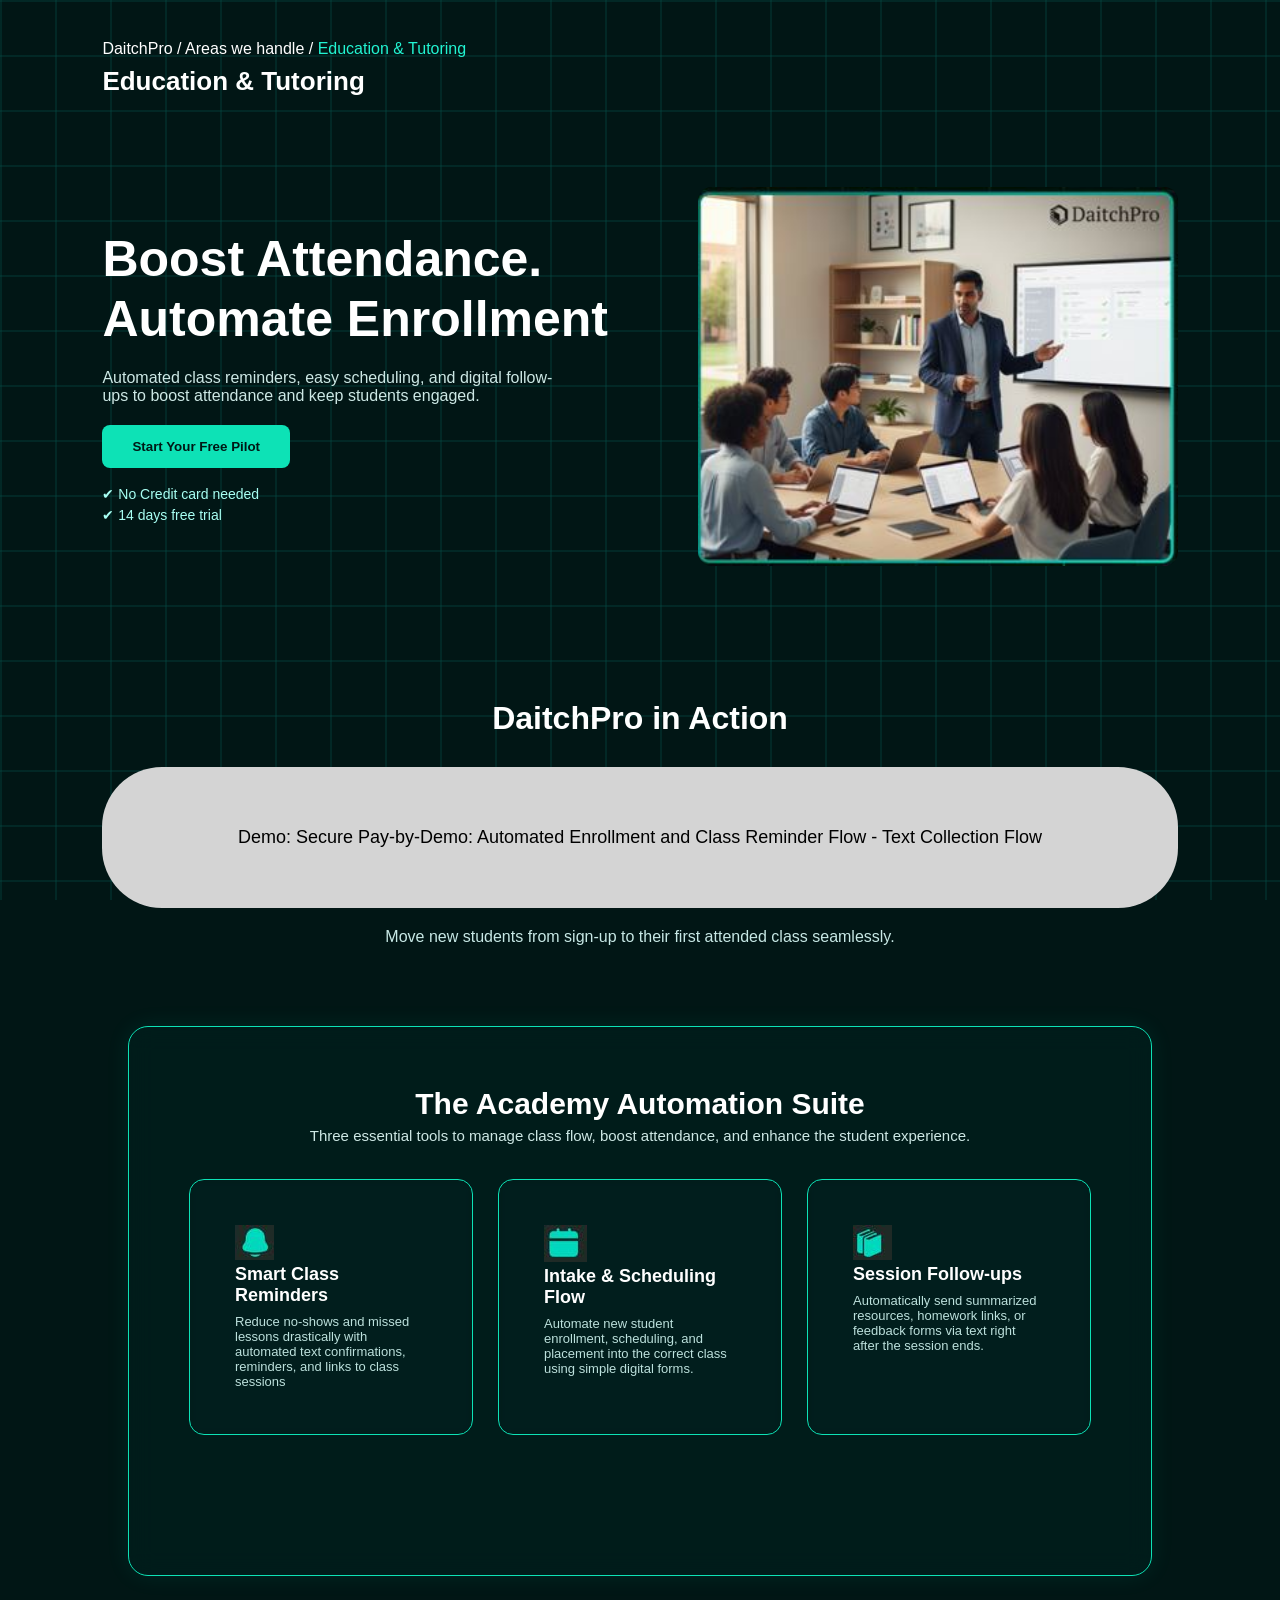
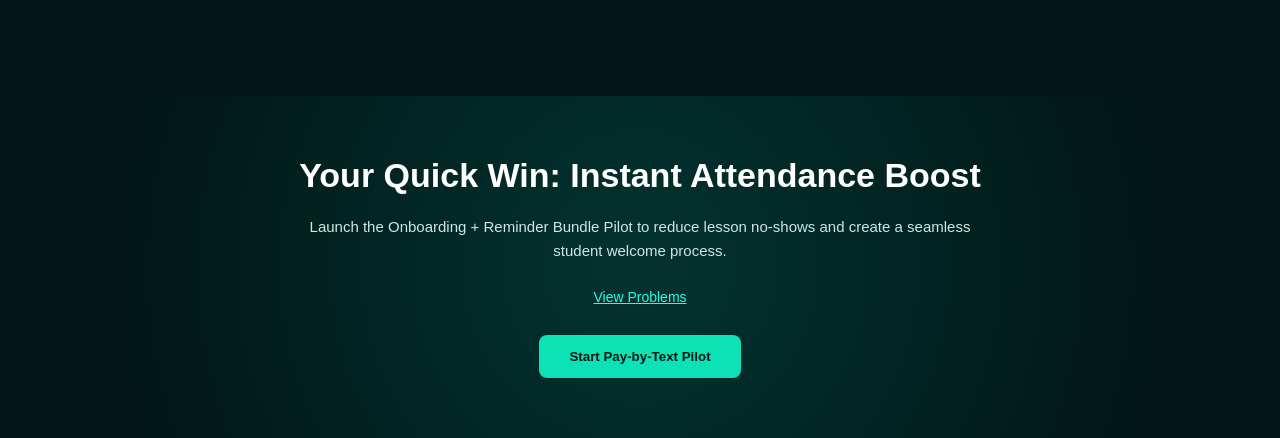
<file: Eduction tutoring/main.html>
<!DOCTYPE html>
<html lang="en">
<head>
    <meta charset="UTF-8" />
    <meta name="viewport" content="width=device-width, initial-scale=1.0" />
    <title>DaitchPro – Education & Tutoring</title>
    <link rel="stylesheet" href="style.css" />
</head>
<body>

<div class="grid-bg"></div>

<!-- Top Breadcrumb -->
<header class="breadcrumb">
    <p>DaitchPro / Areas we handle / <span>Education & Tutoring</span></p>
    <h2>Education & Tutoring</h2>
</header>

<!-- Hero Section -->
<section class="hero">
    <div class="hero-text">
        <h1>Boost Attendance.<br>Automate Enrollment</h1>
        <p>
            Automated class reminders, easy scheduling, and digital follow-ups to 
            boost attendance and keep students engaged.
        </p>

        <button class="cta-btn">Start Your Free Pilot</button>
        <ul class="hero-list">
            <li>✔ No Credit card needed</li>
            <li>✔ 14 days free trial</li>
        </ul>
    </div>

    <div class="hero-image">
        <img src="demo.JPG" alt="Demo Class">
    </div>
</section>

<!-- DaitchPro in Action -->
<section class="action-demo">
    <h2>DaitchPro in Action</h2>
    <div class="demo-box">
        Demo: Secure Pay-by-Demo: Automated Enrollment and Class Reminder Flow - Text Collection Flow
    </div>
    <p class="subtext">Move new students from sign-up to their first attended class seamlessly.</p>
</section>

<!-- Academy Automation Suite -->
<section class="automation-suite">
    <h2>The Academy Automation Suite</h2>
    <p class="suite-desc">
        Three essential tools to manage class flow, boost attendance, 
        and enhance the student experience.
    </p>

    <div class="feature-grid">
        <div class="feature-card">
            <img src="bell.JPG" alt="Demo">
            <h3>Smart Class Reminders</h3>
            <p>
                Reduce no-shows and missed lessons drastically with automated text confirmations, reminders, and links to class sessions
            </p>
        </div>

        <div class="feature-card">
            <img src="calender.JPG" alt="Demo">
            <h3>Intake & Scheduling Flow</h3>
            <p>
               Automate new student enrollment, scheduling, and placement into the correct class using simple digital forms.
            </p>
        </div>

        <div class="feature-card">
            <img src="book.JPG" alt="Demo">
            <h3>Session Follow-ups</h3>
            <p>
                Automatically send summarized resources, homework links, or feedback forms via text right after the session ends.
            </p>
        </div>
    </div>
</section>

<!-- Quick Win -->
<section class="quick-win">
    <h2>Your Quick Win: Instant Attendance Boost</h2>
    <p>
        Launch the Onboarding + Reminder Bundle Pilot to reduce lesson no-shows and 
        create a seamless student welcome process.
    </p>

    <a href="problem.html" class="problems-link">View Problems</a>
    <br>


    <button class="cta-btn">Start Pay-by-Text Pilot</button>
</section>

<script src="script.js"></script>
</body>
</html>
</file>
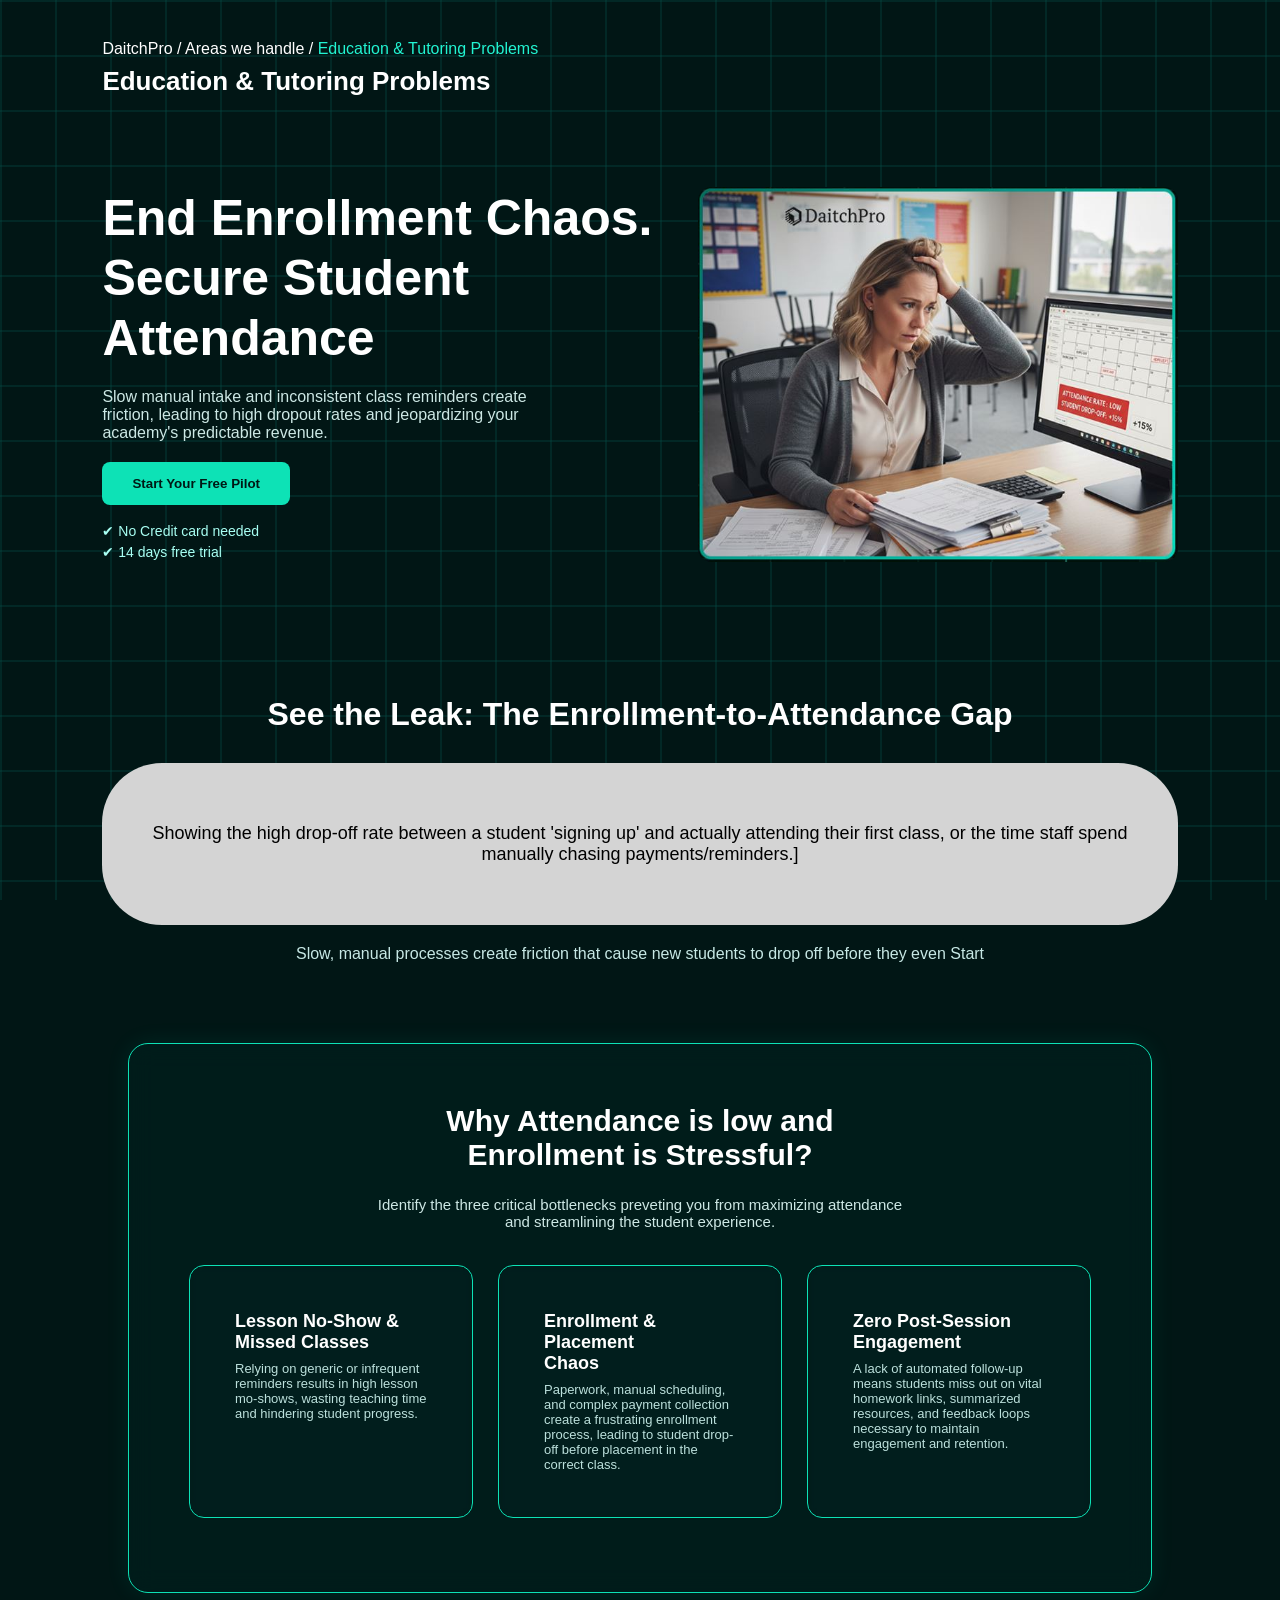
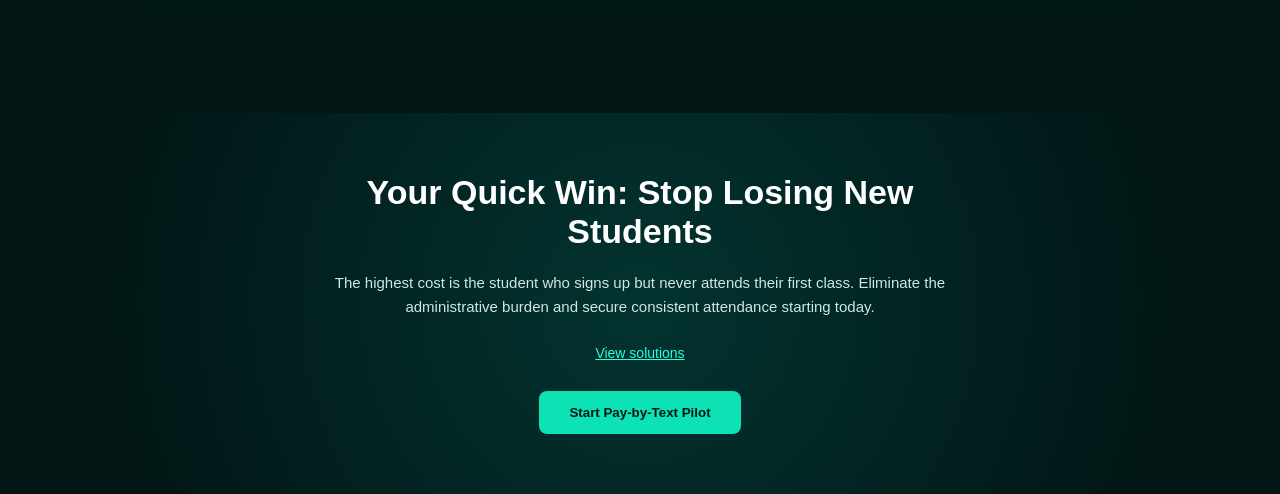
<file: Eduction tutoring/problem.html>
<!DOCTYPE html>
<html lang="en">
<head>
    <meta charset="UTF-8" />
    <meta name="viewport" content="width=device-width, initial-scale=1.0" />
    <title>DaitchPro – Education & Tutoring Problems</title>
    <link rel="stylesheet" href="style.css" />
</head>
<body>

<div class="grid-bg"></div>

<!-- Top Breadcrumb -->
<header class="breadcrumb">
    <p>DaitchPro / Areas we handle / <span>Education & Tutoring Problems</span></p>
    <h2>Education & Tutoring Problems</h2>
</header>

<!-- Hero Section -->
<section class="hero">
    <div class="hero-text">
        <h1>End Enrollment Chaos.<br>Secure Student Attendance</h1>
        <p>
            Slow manual intake and inconsistent class reminders create friction, 
            leading to high dropout rates and jeopardizing your academy's predictable revenue.
        </p>

        <button class="cta-btn">Start Your Free Pilot</button>
        <ul class="hero-list">
            <li>✔ No Credit card needed</li>
            <li>✔ 14 days free trial</li>
        </ul>
    </div>

    <div class="hero-image">
        <img src="demo 1.JPG" alt="Demo Class">
    </div>
</section>

<!-- DaitchPro in Action -->
<section class="action-demo">
    <h2>See the Leak: The Enrollment-to-Attendance Gap</h2>
    <div class="demo-box">
        Showing the high drop-off rate between a student 'signing up' and actually attending their first class,
         or the time staff spend manually chasing payments/reminders.]
    </div>
    <p class="subtext">Slow, manual processes create friction that cause new students to drop off before they even Start</p>
</section>

<!-- Low Attendance -->
<section class="automation-suite">
    <h2>Why Attendance is low and <br>Enrollment is Stressful?</h2> <br>
    <p class="suite-desc">
        Identify the three critical bottlenecks preveting you from maximizing attendance
        <br>
        and streamlining the student experience.
    </p>

    <div class="feature-grid">
        <div class="feature-card">
            <h3>Lesson No-Show & <br>Missed Classes</h3>
            <p>
                Relying on generic or infrequent reminders results in high lesson mo-shows, 
                wasting teaching time and hindering student progress.
            </p>
        </div>

        <div class="feature-card">
            <h3>Enrollment & Placement <br> Chaos</h3>
            <p>
               Paperwork, manual scheduling, and complex payment collection create a frustrating enrollment process, 
               leading to student drop-off before placement in the correct class.
            </p>
        </div>

        <div class="feature-card">
            
            <h3>Zero Post-Session <br> Engagement</h3>
            <p>
                A lack of automated follow-up means students miss out on vital homework links, summarized resources, 
                and feedback loops necessary to maintain engagement and retention.
            </p>
        </div>
    </div>
</section>

<!-- Quick Win -->
<section class="quick-win">
    <h2>Your Quick Win: Stop Losing New <br> Students</h2>
    <p>
        The highest cost is the student who signs up but never attends their first class.
        Eliminate the administrative burden and secure consistent attendance starting today.
    </p>

    <a href="solution.html" class="problems-link">View solutions</a>
    <br>


    <button class="cta-btn">Start Pay-by-Text Pilot</button>
</section>

<script src="script.js"></script>
</body>
</html>
</file>
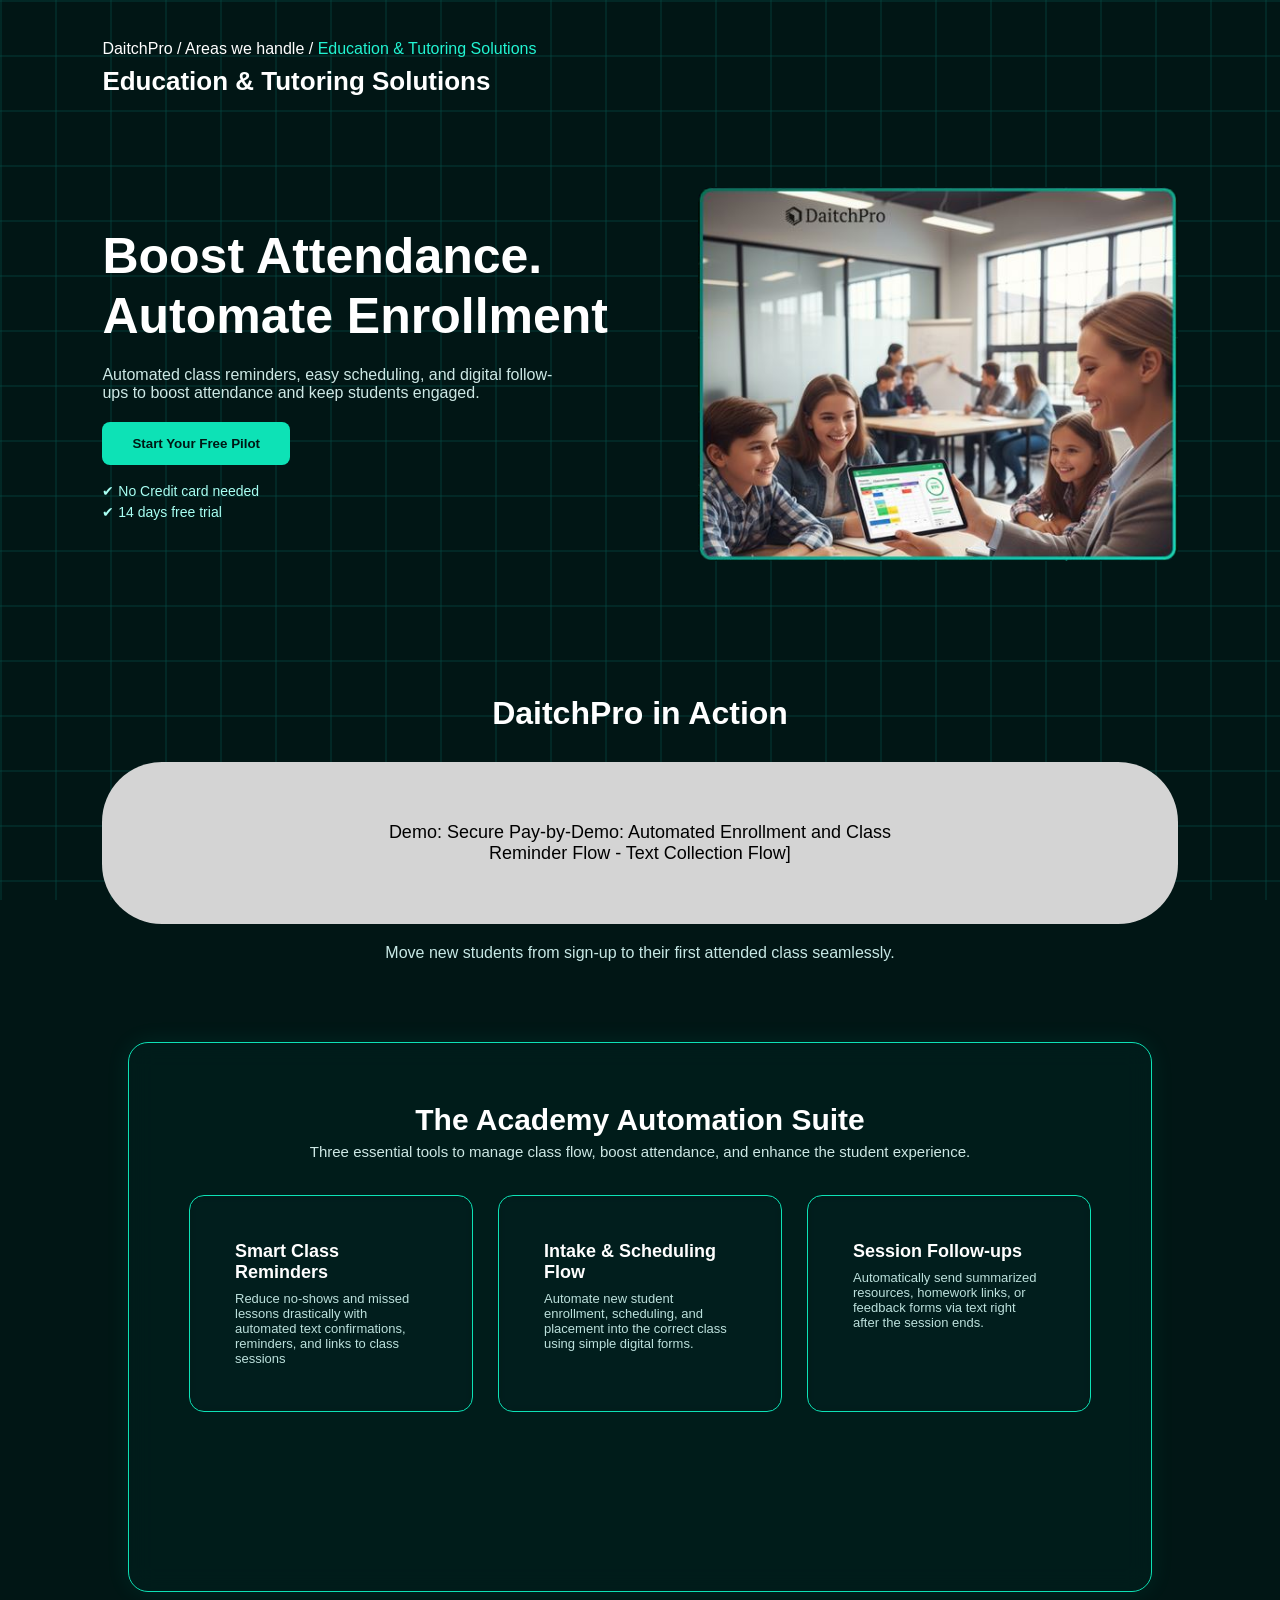
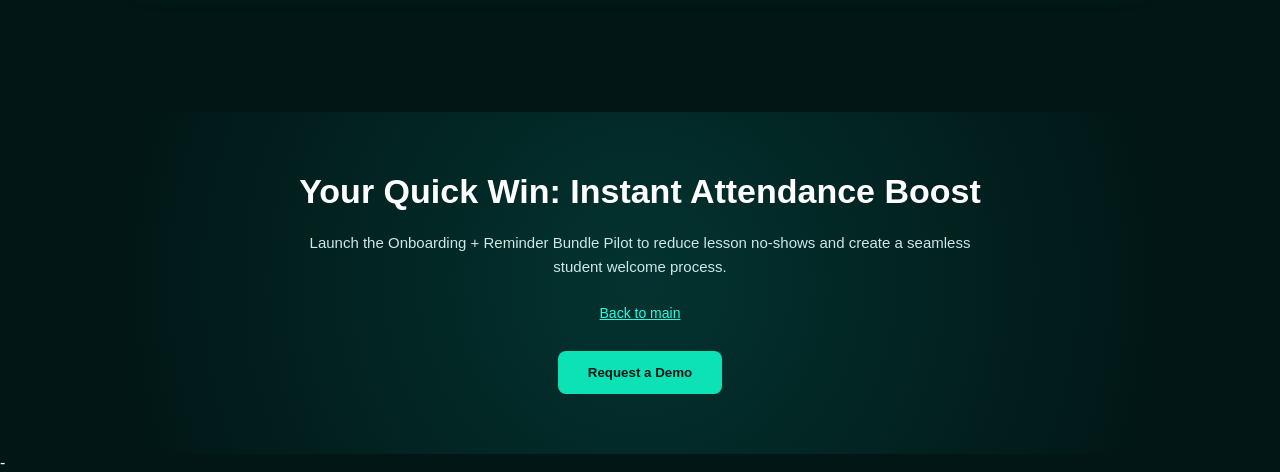
<file: Eduction tutoring/solution.html>
<!DOCTYPE html>
<html lang="en">
<head>
    <meta charset="UTF-8" />
    <meta name="viewport" content="width=device-width, initial-scale=1.0" />
    <title>DaitchPro – Education & Tutoring</title>
    <link rel="stylesheet" href="style.css" />
</head>
<body>

<div class="grid-bg"></div>

<!-- Top Breadcrumb -->
<header class="breadcrumb">
    <p>DaitchPro / Areas we handle / <span>Education & Tutoring Solutions</span></p>
    <h2>Education & Tutoring Solutions</h2>
</header>

<!-- Hero Section -->
<section class="hero">
    <div class="hero-text">
        <h1>Boost Attendance.<br>Automate Enrollment</h1>
        <p>
            Automated class reminders, easy scheduling, and digital follow-ups to 
            boost attendance and keep students engaged.
        </p>

        <button class="cta-btn">Start Your Free Pilot</button>
        <ul class="hero-list">
            <li>✔ No Credit card needed</li>
            <li>✔ 14 days free trial</li>
        </ul>
    </div>

    <div class="hero-image">
        <img src="demo 2.JPG" alt="Demo Class">
    </div>
</section>

<!-- DaitchPro in Action -->
<section class="action-demo">
    <h2>DaitchPro in Action</h2>
    <div class="demo-box">
        Demo: Secure Pay-by-Demo: Automated Enrollment and Class <br> Reminder Flow - Text Collection Flow]
    </div>
    <p class="subtext">Move new students from sign-up to their first attended class seamlessly.</p>
</section>

<!-- Academy Automation Suite -->
<section class="automation-suite">
    <h2>The Academy Automation Suite</h2>
    <p class="suite-desc">
        Three essential tools to manage class flow, boost attendance, 
        and enhance the student experience.
    </p>

    <div class="feature-grid">
        <div class="feature-card">
            <h3>Smart Class Reminders</h3>
            <p>
                Reduce no-shows and missed lessons drastically with automated text confirmations, reminders, and links to class sessions
            </p>
        </div>

        <div class="feature-card">
            <h3>Intake & Scheduling Flow</h3>
            <p>
               Automate new student enrollment, scheduling, and placement into the correct class using simple digital forms.
            </p>
        </div>

        <div class="feature-card">
            <h3>Session Follow-ups</h3>
            <p>
                Automatically send summarized resources, homework links, or feedback forms via text right after the session ends.
            </p>
        </div>
    </div>
</section>

<!-- Quick Win -->
<section class="quick-win">
    <h2>Your Quick Win: Instant Attendance Boost</h2>
    <p>
        Launch the Onboarding + Reminder Bundle Pilot to reduce lesson no-shows and 
        create a seamless student welcome process.
    </p>

    <a href="main.html"class="problems-link">Back to main</a>
    <br>


    <button class="cta-btn">Request a Demo </button>
</section>

<script src="script.js"></script>
</body>-
</html>
</file>
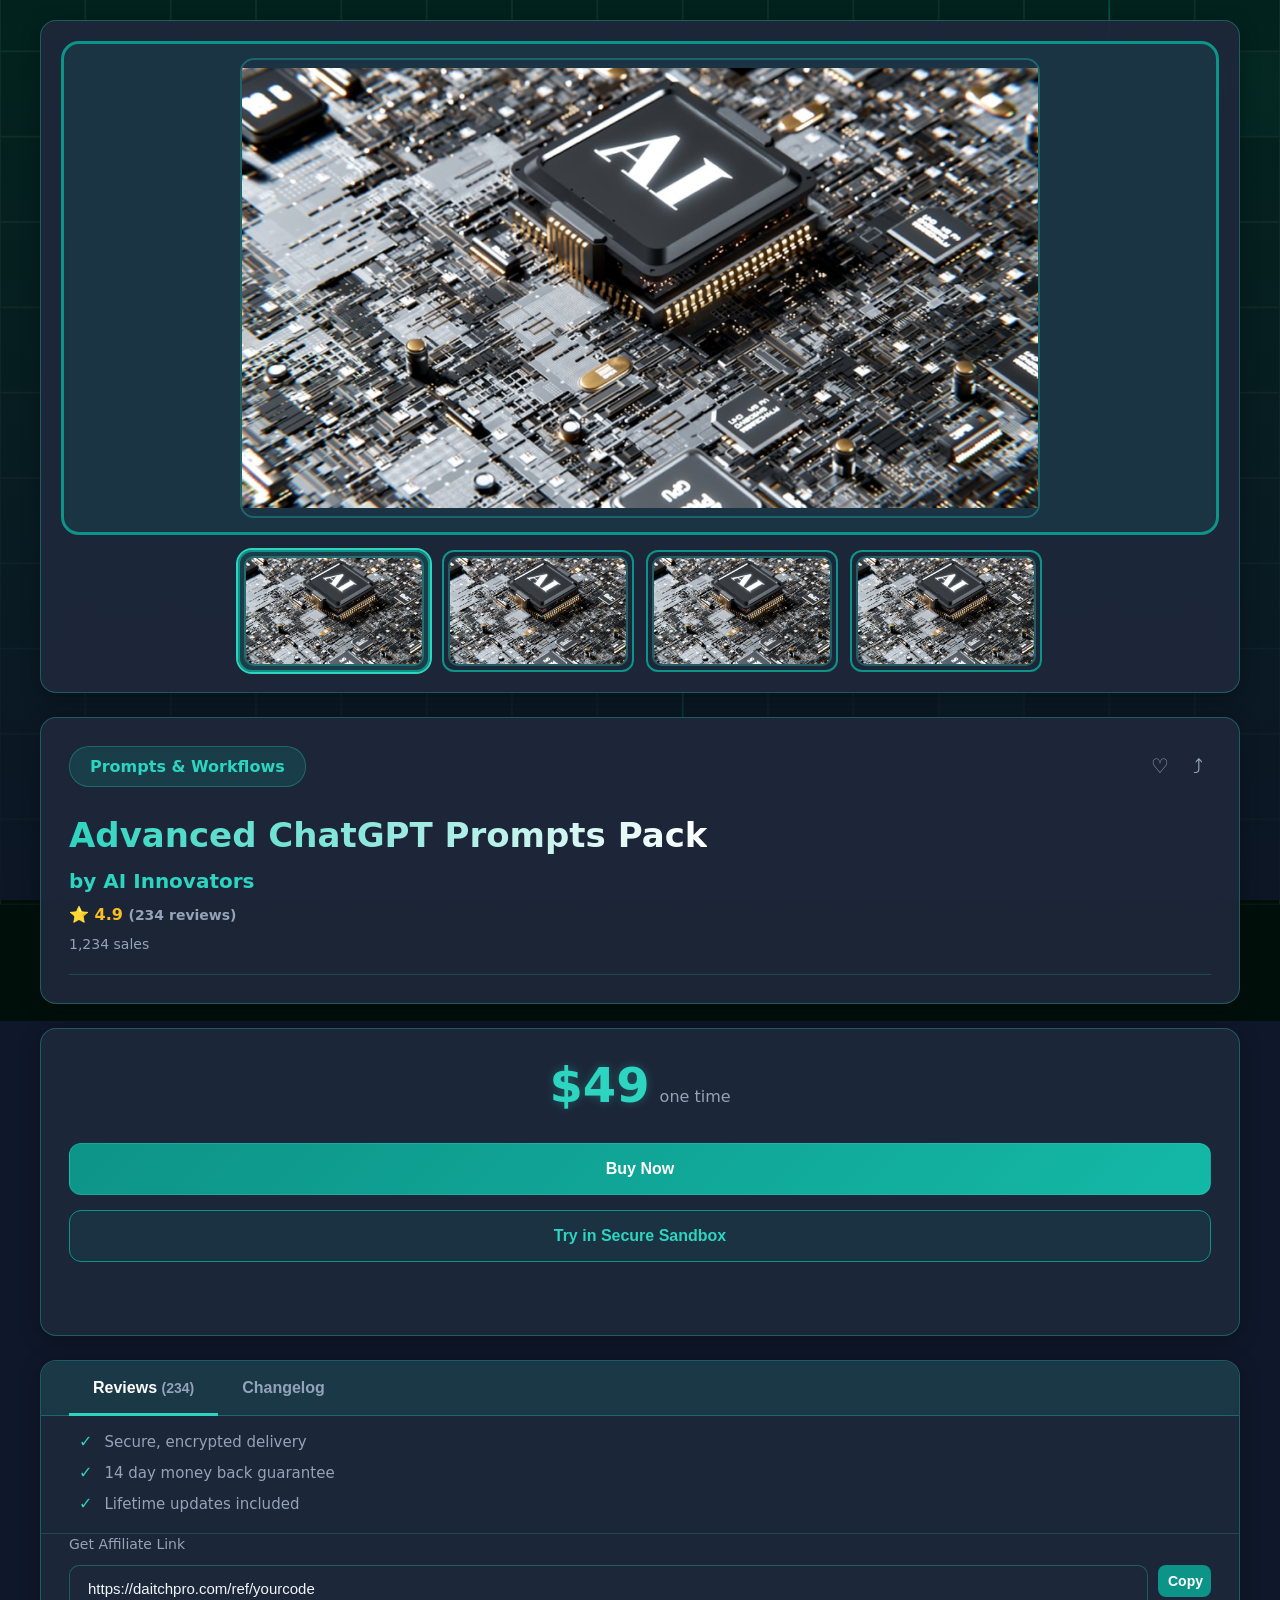
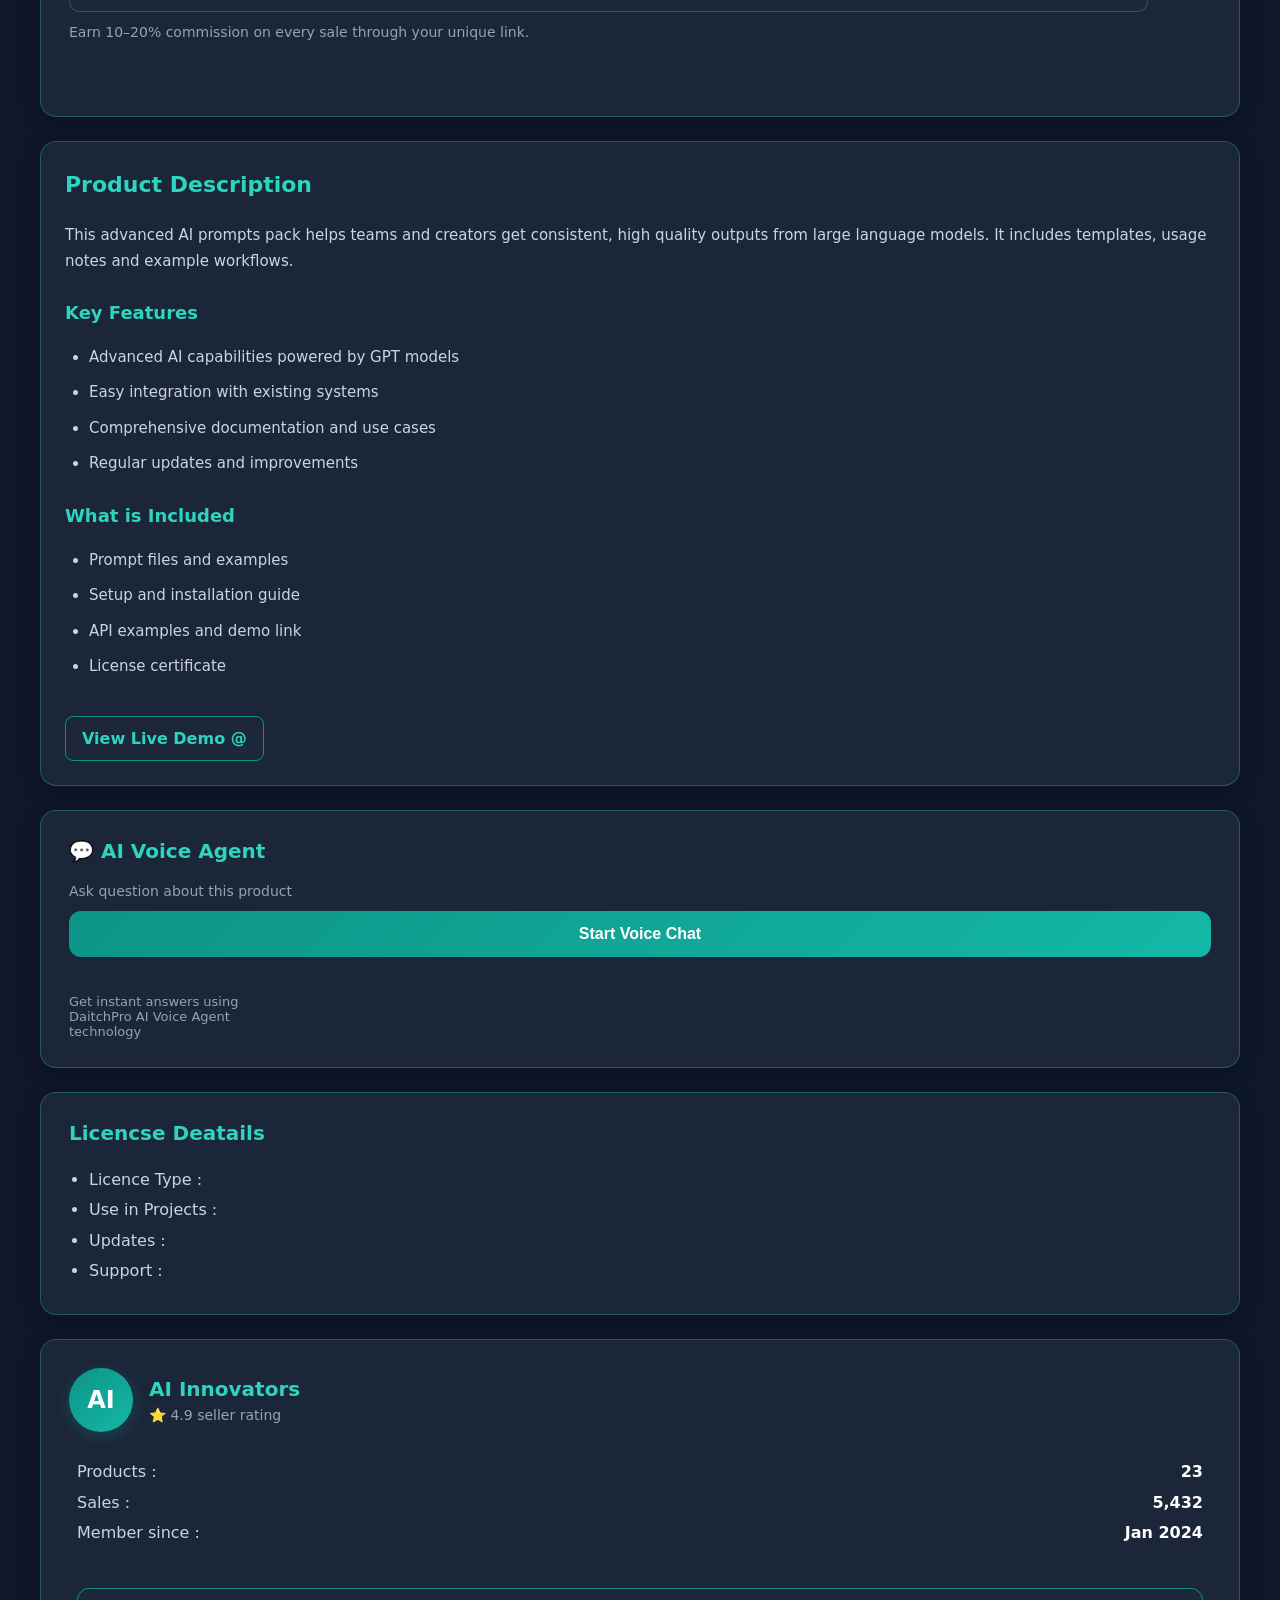
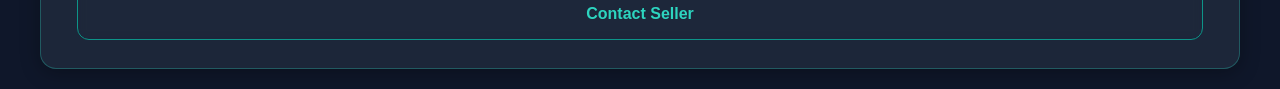
<file: market/start.html>
<!DOCTYPE html>
<html lang="en">
<head>
  <meta charset="utf-8">
  <meta name="viewport" content="width=device-width, initial-scale=1">
  <title>AI Product - Dark Teal</title>
  <link rel="stylesheet" href="style.css">
</head>
<body>
  <div class="container">
    <!-- Container 1: Images Only -->
    <div class="card images-card">
      <div class="gallery-section">
        <div class="main-image-wrap">
          <img id="mainImage" src="AI.png" alt="AI Product Main" class="main-image">
        </div>
        <div class="thumbs">
          <button class="thumb active" data-src="AI.png">
            <img src="AI.png" alt="AI Product 1">
          </button>
          <button class="thumb" data-src="AI.png">
            <img src="AI.png" alt="AI Product 2">
          </button>
          <button class="thumb" data-src="AI.png">
            <img src="AI.png" alt="AI Product 3">
          </button>
          <button class="thumb" data-src="AI.png">
            <img src="AI.png" alt="AI Product 4">
          </button>
        </div>
      </div>
    </div>

    <!-- Container 2: Prompts & Workflow Info -->
    <div class="card info-card">
      <div class="info-header">
        <div class="info-left">
          <div class="tag">Prompts & Workflows</div>
          <h1 class="product-title">Advanced ChatGPT Prompts Pack</h1>
          <div class="seller-stack">
            <div class="seller-name">by AI Innovators</div>
            <div class="rating">⭐ 4.9 <span class="muted">(234 reviews)</span></div>
          </div>
          <div class="sales-inline">
            <span class="muted">1,234 sales</span>
          </div>
        </div>
        <div class="info-right">
          <button class="icon-like" title="like">♡</button>
          <button class="icon-share" title="share">⤴</button>
        </div>
      </div>
      <div class="sales-divider"></div>
    </div>

    <!-- Container 3: Price & Purchase -->
    <div class="card price-card">
      <div class="price-block">
        <div class="price-left">
          <div class="price">$49</div>
          <div class="price-sub muted">one time</div>
        </div>
        <div class="purchase">
          <button class="btn btn-primary btn-buy">Buy Now</button>
          <button class="btn btn-ghost btn-sandbox">Try in Secure Sandbox</button>
        </div>
      </div>
    </div>

    <!-- Container 4: Tabs Section -->
    <div class="card tabs-section">
      <div class="tabs">
        <button class="tab active" data-tab="reviews">Reviews <span class="muted">(234)</span></button>
        <button class="tab" data-tab="changelog">Changelog</button>
      </div>
      <!-- Payment options moved into Container 4 -->
      <ul class="bullet-list">
        <li>Secure, encrypted delivery</li>
        <li>14 day money back guarantee</li>
        <li>Lifetime updates included</li>
      </ul>
      <!-- Affiliate section moved into Container 4 -->
      <div class="affiliate">
        <label class="muted">Get Affiliate Link</label>
        <div class="affiliate-box">
          <input id="affInput" type="text" readonly value="https://daitchpro.com/ref/yourcode">
          <button class="btn btn-small" id="copyBtn">Copy</button>
        </div>
        <div class="affiliate-note muted">Earn 10–20% commission on every sale through your unique link.</div>
      </div>
      <div class="tab-panels">
        <div class="panel hidden" id="changelog">
          <h3>Changelog</h3>
          <p class="muted">Version history and updates.</p>
        </div>
      </div>
    </div>

    <!-- Container 5: Overview (separate container) -->
    <div class="card overview-card">
      <div class="panel" id="overview">
        <h3>Product Description</h3>
        <p>This advanced AI prompts pack helps teams and creators get consistent, high quality outputs from large language models. It includes templates, usage notes and example workflows.</p>
        <h4>Key Features</h4>
        <ul>
          <li>Advanced AI capabilities powered by GPT models</li>
          <li>Easy integration with existing systems</li>
          <li>Comprehensive documentation and use cases</li>
          <li>Regular updates and improvements</li>
        </ul>
        <h4>What is Included</h4>
        <ul>
          <li>Prompt files and examples</li>
          <li>Setup and installation guide</li>
          <li>API examples and demo link</li>
          <li>License certificate</li>
        </ul>
        <div class="demo-link">
          <a href="#" target="_blank">View Live Demo @</a>
        </div>
      </div>
    </div>

    <!-- Container 6: Voice Agent -->
    <div class="card voice-card">
      <div class="voice-title">💬 AI Voice Agent</div>
      <div class="muted">Ask question about this product</div>
      <button class="btn btn-gradient btn-wide">Start Voice Chat</button>
      <div class="voice-note muted">Get instant answers using DaitchPro AI Voice Agent technology</div>
    </div>

    <!-- Container 7: License Details -->
    <div class="card license-card">
      <h4>Licencse Deatails</h4>
      <ul class="license-list">
        <li>Licence Type :</li>
        <li>Use in Projects :</li>
        <li>Updates :</li>
        <li>Support :</li>
      </ul>
    </div>

    <!-- Container 8: Seller Info -->
    <div class="card seller-card">
      <div class="seller-top">
        <div class="seller-avatar">AI</div>
        <div class="seller-info">
          <div class="seller-name">AI Innovators</div>
          <div class="seller-sub muted">⭐ 4.9 seller rating</div>
        </div>
      </div>
      <ul class="seller-list">
        <li>Products : <span class="value">23</span></li>
        <li>Sales : <span class="value">5,432</span></li>
        <li>Member since : <span class="value">Jan 2024</span></li>
      </ul>
      <br>
      <button class="btn-outline btn-wide-soft">Contact Seller</button>
    </div>
  </div>

  <script src="script.js"></script>
</body>
</html>
</file>
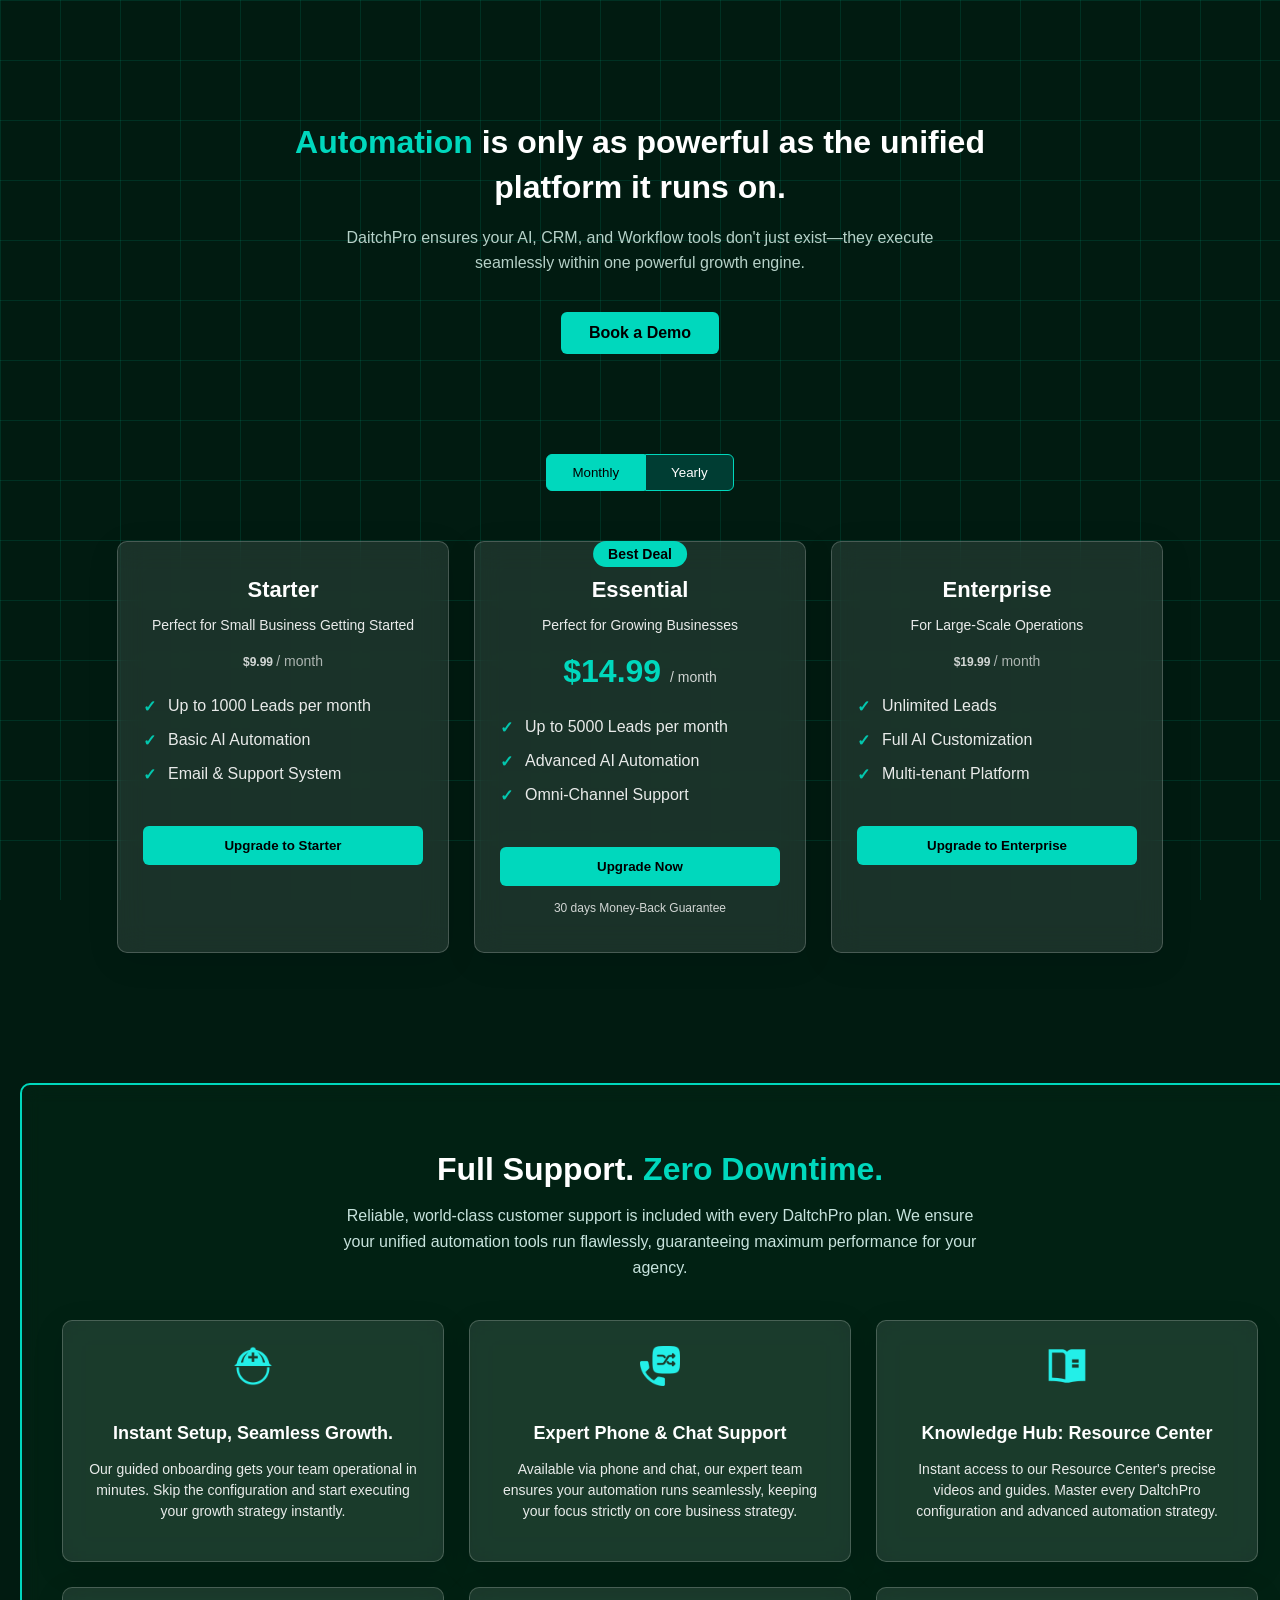
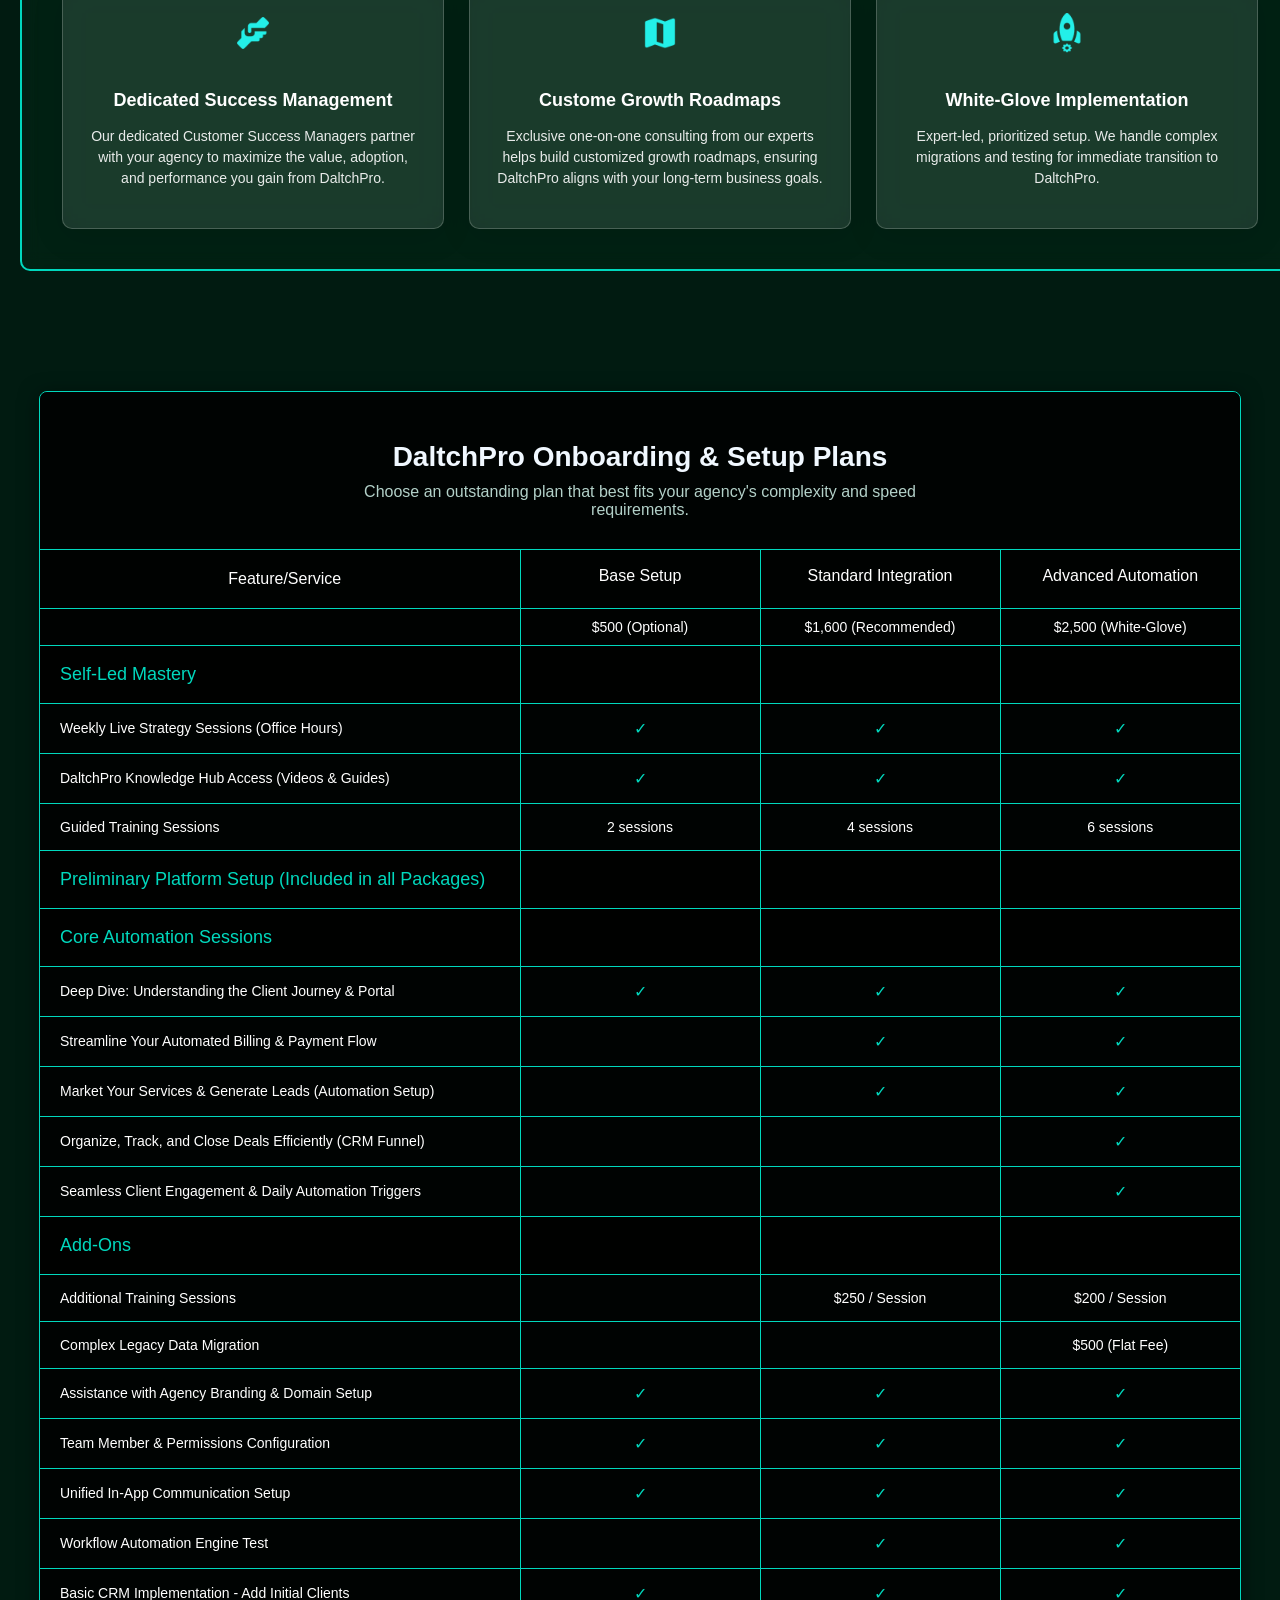
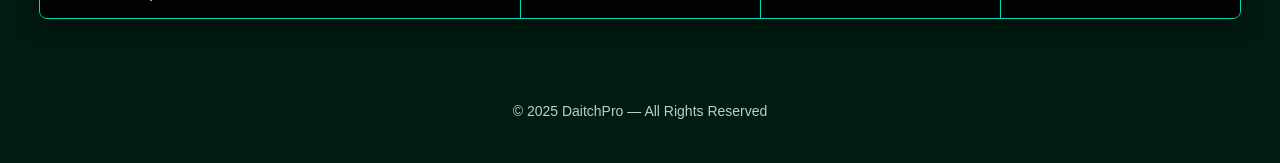
<file: pricing/pricing.html>
<!DOCTYPE html>
<html lang="en">
<head>
    <meta charset="UTF-8">
    <meta name="viewport" content="width=device-width, initial-scale=1.0">
    <title>DaitchPro - Pricing</title>
    <link rel="stylesheet" href="styles.css">
</head>
<body>
    <!-- Background Grid -->
    <div class="grid-bg"></div>

    <!-- Hero Section -->
    <section class="hero">
        <h2><span>Automation</span> is only as powerful as the unified platform it runs on.</h2>
        <p>DaitchPro ensures your AI, CRM, and Workflow tools don't just exist—they execute seamlessly within one powerful growth engine.</p>
        <button class="btn-primary">Book a Demo</button>
    </section>

    <!-- Billing Toggle -->
    <div class="billing-toggle">
        <button class="toggle-btn active" id="monthlyBtn">Monthly</button>
        <button class="toggle-btn" id="yearlyBtn">Yearly</button>
    </div>

    <!-- Pricing Cards Section -->
    <section class="pricing-section">
        <div class="pricing-card">
            <h3>Starter</h3>
            <p>Perfect for Small Business Getting Started</p>
            <p class="price" id="starterPrice">$9.99 <span>/ month</span></p>
            <ul>
                <li>Up to 1000 Leads per month</li>
                <li>Basic AI Automation</li>
                <li>Email & Support System</li>
            </ul>
            <button class="pricing-btn">Upgrade to Starter</button>
        </div>

        <div class="pricing-card">
            <h2>Best Deal</h2>
            <h3>Essential</h3>
            <p>Perfect for Growing Businesses</p>
            <p class="price" id="essentialPrice">$14.99 <span>/ month</span></p>
            <ul>
                <li>Up to 5000 Leads per month</li>
                <li>Advanced AI Automation</li>
                <li>Omni-Channel Support</li>
            </ul>
            <button class="pricing-btn">Upgrade Now</button>
            <p>30 days Money-Back Guarantee</p>
        </div>

        <div class="pricing-card">
            <h3>Enterprise</h3>
            <p>For Large-Scale Operations</p>
            <p class="price" id="enterprisePrice">$19.99 <span>/ month</span></p>
            <ul>
                <li>Unlimited Leads</li>
                <li>Full AI Customization</li>
                <li>Multi-tenant Platform</li>
            </ul>
            <button class="pricing-btn">Upgrade to Enterprise</button>
        </div>
    </section>

    <!-- SUPPORT SECTION -->
    <section class="support-wrapper">
        <div class="support-border">
            <h2 class="support-title">
                Full Support. <span>Zero Downtime.</span>
            </h2>
            <p class="support-subtitle">
                Reliable, world-class customer support is included with every DaltchPro plan. 
                We ensure your unified automation tools run flawlessly, guaranteeing maximum 
                performance for your agency.
            </p>
            <div class="support-table">
                <div class="support-item">
                   <img src="support.png" width="40" height="40">

                    <h3>Instant Setup, Seamless Growth.</h3>
                    <p>Our guided onboarding gets your team operational in minutes. Skip the configuration and start executing your growth strategy instantly.</p>
                </div>
                <div class="support-item">
                    <img src="call.png" width="40" height="40">
                    <h3>Expert Phone & Chat Support</h3>
                    <p>Available via phone and chat, our expert team ensures your automation runs seamlessly, keeping your focus strictly on core business strategy.</p>
                </div>
                <div class="support-item">
                   <img src="book.png" width="40" height="40">
                    <h3>Knowledge Hub: Resource Center</h3>
                    <p>Instant access to our Resource Center's precise videos and guides. Master every DaltchPro configuration and advanced automation strategy.</p>
                </div>
                <div class="support-item">
                    <img src="hand.png" width="40" height="40">
                    <h3>Dedicated Success Management</h3>
                    <p>Our dedicated Customer Success Managers partner with your agency to maximize the value, adoption, and performance you gain from DaltchPro.</p>
                </div>
                <div class="support-item">
                   <img src="map.png" width="40" height="40">
                   <h3>Custome Growth Roadmaps</h3>
                    <p>Exclusive one-on-one consulting from our experts helps build customized growth roadmaps, ensuring DaltchPro aligns with your long-term business goals.</p>
                </div>
                <div class="support-item">
                    <img src="air.png" width="40" height="40">
                    <h3>White-Glove Implementation</h3>
                    <p>Expert-led, prioritized setup. We handle complex migrations and testing for immediate transition to DaltchPro.</p>
                </div>
            </div>
        </div>
    </section>

<!-- PRICING TABLE -->
<!-- PRICING TABLE -->
<div class="pricing-table-container">
    <header class="table-header">
        <h1>DaltchPro Onboarding & Setup Plans</h1>
        <p>Choose an outstanding plan that best fits your agency's complexity and speed requirements.</p>
    </header>
    <table class="pricing-table">
        <thead>
            <tr class="plan-names-row">
                <th class="feature-header">Feature/Service</th>
                <th class="plan-column">
                    <div class="plan-name">Base Setup</div>
                </th>
                <th class="plan-column">
                    <div class="plan-name">Standard Integration</div>
                </th>
                <th class="plan-column">
                    <div class="plan-name">Advanced Automation</div>
                </th>
            </tr>
            <tr class="plan-prices-row">
                <th class="feature-header"></th>
                <th class="plan-column">
                    <div class="plan-price">$500 (Optional)</div>
                </th>
                <th class="plan-column">
                    <div class="plan-price">$1,600 (Recommended)</div>
                </th>
                <th class="plan-column">
                    <div class="plan-price">$2,500 (White-Glove)</div>
                </th>
            </tr>
        </thead>
        <tbody>
            <tr class="section-row">
                <td class="section-title">Self-Led Mastery</td>
                <td class="section-empty"></td>
                <td class="section-empty"></td>
                <td class="section-empty"></td>
            </tr>
            <tr>
                <td class="feature-name">Weekly Live Strategy Sessions (Office Hours)</td>
                <td class="feature-value check"></td>
                <td class="feature-value check"></td>
                <td class="feature-value check"></td>
            </tr>
            <tr>
                <td class="feature-name">DaltchPro Knowledge Hub Access (Videos & Guides)</td>
                <td class="feature-value check"></td>
                <td class="feature-value check"></td>
                <td class="feature-value check"></td>
            </tr>
            <tr>
                <td class="feature-name">Guided Training Sessions</td>
                <td class="feature-value">2 sessions</td>
                <td class="feature-value">4 sessions</td>
                <td class="feature-value">6 sessions</td>
            </tr>
            <tr class="section-row">
                <td class="section-title">Preliminary Platform Setup (Included in all Packages)</td>
                <td class="section-empty"></td>
                <td class="section-empty"></td>
                <td class="section-empty"></td>
            </tr>
            <tr class="section-row">
                <td class="section-title">Core Automation Sessions</td>
                <td class="section-empty"></td>
                <td class="section-empty"></td>
                <td class="section-empty"></td>
            </tr>
            <tr>
                <td class="feature-name">Deep Dive: Understanding the Client Journey & Portal</td>
                <td class="feature-value check"></td>
                <td class="feature-value check"></td>
                <td class="feature-value check"></td>
            </tr>
            <tr>
                <td class="feature-name">Streamline Your Automated Billing & Payment Flow</td>
                <td class="feature-value"></td>
                <td class="feature-value check"></td>
                <td class="feature-value check"></td>
            </tr>
            <tr>
                <td class="feature-name">Market Your Services & Generate Leads (Automation Setup)</td>
                <td class="feature-value"></td>
                <td class="feature-value check"></td>
                <td class="feature-value check"></td>
            </tr>
            <tr>
                <td class="feature-name">Organize, Track, and Close Deals Efficiently (CRM Funnel)</td>
                <td class="feature-value"></td>
                <td class="feature-value"></td>
                <td class="feature-value check"></td>
            </tr>
            <tr>
                <td class="feature-name">Seamless Client Engagement & Daily Automation Triggers</td>
                <td class="feature-value"></td>
                <td class="feature-value"></td>
                <td class="feature-value check"></td>
            </tr>
            <tr class="section-row">
                <td class="section-title">Add-Ons</td>
                <td class="section-empty"></td>
                <td class="section-empty"></td>
                <td class="section-empty"></td>
            </tr>
            <tr>
                <td class="feature-name">Additional Training Sessions</td>
                <td class="feature-value"></td>
                <td class="feature-value price-text">$250 / Session</td>
                <td class="feature-value price-text">$200 / Session</td>
            </tr>
            <tr>
                <td class="feature-name">Complex Legacy Data Migration</td>
                <td class="feature-value"></td>
                <td class="feature-value"></td>
                <td class="feature-value price-text">$500 (Flat Fee)</td>
            </tr>
            <tr>
                <td class="feature-name">Assistance with Agency Branding & Domain Setup</td>
                <td class="feature-value check"></td>
                <td class="feature-value check"></td>
                <td class="feature-value check"></td>
            </tr>
            <tr>
                <td class="feature-name">Team Member & Permissions Configuration</td>
                <td class="feature-value check"></td>
                <td class="feature-value check"></td>
                <td class="feature-value check"></td>
            </tr>
            <tr>
                <td class="feature-name">Unified In-App Communication Setup</td>
                <td class="feature-value check"></td>
                <td class="feature-value check"></td>
                <td class="feature-value check"></td>
            </tr>
            <tr>
                <td class="feature-name">Workflow Automation Engine Test</td>
                <td class="feature-value"></td>
                <td class="feature-value check"></td>
                <td class="feature-value check"></td>
            </tr>
            <tr>
                <td class="feature-name">Basic CRM Implementation - Add Initial Clients</td>
                <td class="feature-value check"></td>
                <td class="feature-value check"></td>
                <td class="feature-value check"></td>
            </tr>
        </tbody>
    </table>
</div>

    <footer>
        <p>© 2025 DaitchPro — All Rights Reserved</p>
    </footer>

    <script src="script.js"></script>
</body>
</html>
</file>
<file: Eduction tutoring/style.css>
/* Global Reset */
* {
    margin: 0;
    padding: 0;
    box-sizing: border-box;
    font-family: Poppins, sans-serif;
}

body {
    background: #011615;   /* darker teal background */
    color: #ffffff;
}

/* Background Grid (smaller boxes) */
.grid-bg {
    position: fixed;
    top: 0;
    left: 0;
    width: 100%;
    height: 100%;
    
    background-size: 55px 55px; /* ↓ smaller grid boxes */

    background-image:
        linear-gradient(#064e4755 2px, transparent 2px),
        linear-gradient(90deg, #064e4755 2px, transparent 2px);

    pointer-events: none;
    z-index: -1;
}

/* Breadcrumb */
.breadcrumb {
    padding: 40px 8%;
}
.breadcrumb span {
    color: #22f4d2;
}
.breadcrumb h2 {
    margin-top: 8px;
    font-size: 26px;
}

/* Hero Section */
.hero {
    display: flex;
    justify-content: space-between;
    align-items: center;
    padding: 50px 8%;
    gap: 40px;
}

.hero-text h1 {
    font-size: 50px;
    font-weight: 700;
    line-height: 1.2;
}

.hero-text p {
    color: #cde8e5;
    margin: 20px 0;
    max-width: 450px;
    font-size: 16px;
}

.cta-btn {
    background: #0de2b6;
    color: #001815;
    padding: 14px 30px;
    border-radius: 8px;
    border: none;
    cursor: pointer;
    font-weight: 600;
    transition: 0.2s ease-in-out;
}
.cta-btn:hover {
    transform: scale(1.04);
}

.hero-list {
    list-style: none;
    margin-top: 18px;
}
.hero-list li {
    color: #a8fff3;
    margin-bottom: 5px;
    font-size: 14px;
}

/* Hero Image */
.hero-image {
    position: relative;
}

.hero-image img {
    border-radius: 14px;
    width: 480px;
}

.hero-image .logo {
    position: absolute;
    bottom: 12px;
    right: 20px;
    width: 120px;
}

/* DaitchPro in Action */
.action-demo {
    text-align: center;
    margin: 80px 0;
    padding: 0 8%;
}

.action-demo h2 {
    font-size: 32px;
    margin-bottom: 30px;
}

.demo-box {
    background: #d4d4d4;
    color: #000;
    border-radius: 60px;
    padding: 60px 20px;
    font-size: 18px;
    font-weight: 500;
}

.subtext {
    margin-top: 20px;
    color: #c7e8e5;
}

/* Automation Suite (square style) */
.automation-suite {
    width: 80%;                    /* ↓ smaller width */
    margin: 80px auto;             /* center horizontally */
    padding: 60px;                 /* ↑ more padding to increase height */

    border-radius: 20px;
    border: 1.5px solid #0de2b6;

    /* Glassmorphism blur */
    background: rgba(0, 40, 38, 0.35);
    backdrop-filter: blur(12px);
    -webkit-backdrop-filter: blur(12px);

    /* Slight shadow */
    box-shadow: 0 0 25px rgba(0, 255, 200, 0.08);

    /* Helps create a square feel */
    min-height: 550px;             /* ↑ increased height */
}


.automation-suite h2 {
    text-align: center;
    font-size: 30px;
}

.suite-desc {
    text-align: center;
    margin-top: 6px;
    color: #cde8e5;
    font-size: 15px;
}

/* smaller grid inside the suite */
.feature-grid {
    margin-top: 35px;
    display: grid;
    grid-template-columns: repeat(3, 1fr);
    gap: 25px;
}


.feature-card {
    background: rgba(3, 30, 29, 0.45);      /* transparent blurry */
    backdrop-filter: blur(6px);
    border-radius: 15px;
    padding: 45px;                          /* smaller cards */
    border: 1px solid #0de2b6;
}

.feature-card .icon {
    font-size: 30px;
    margin-bottom: 8px;
}

.feature-card h3 {
    font-size: 18px;
    margin-bottom: 8px;
}

.feature-card p {
    color: #bce1dd;
    font-size: 13px;
}

/* Quick Win Section */
.quick-win {
    margin-top: 120px;
    text-align: center;
    padding: 60px 8%;
    background: radial-gradient(circle, #033330 0%, #011615 80%);
}

.quick-win h2 {
    font-size: 34px;
    margin-bottom: 20px;
}

.quick-win p {
    color: #cde8e5;
    max-width: 700px;
    margin: 0 auto 25px;
    line-height: 1.6;
    font-size: 15px;
}

.problems-link {
    color: #24ffe2;
    display: inline-block;
    margin-bottom: 20px;
    font-size: 14px;
    text-decoration: underline;
}

.quick-win .cta-btn {
    margin-top: 10px;
}
</file>
<file: market/style.css>
:root {
  --bg-dark: #0f172a;
  --bg-teal: #134e4a;
  --bg-grid: #0d443f;
  --card-bg: rgba(30, 41, 59, 0.9);
  --card-border: rgba(45, 212, 191, 0.3);
  --teal-primary: #0d9488;
  --teal-light: #2dd4bf;
  --teal-dark: #115e59;
  --text-primary: #f1f5f9;
  --text-muted: #94a3b8;
  --gradient-teal: linear-gradient(135deg, #0d9488, #14b8a6);
}

* {
  box-sizing: border-box;
  margin: 0;
  padding: 0;
}

body {
  font-family: 'Inter', system-ui, Arial, sans-serif;
  background-color: var(--bg-dark);
  background-image: 
    linear-gradient(to bottom, rgba(13, 148, 136, 0.15), rgba(15, 23, 42, 0.85)),
    url('Grid.png');
  background-size: cover;
  background-position: center;
  background-attachment: fixed;
  background-repeat: no-repeat;
  color: var(--text-primary);
  min-height: 100vh;
  padding: 20px;
  -webkit-font-smoothing: antialiased;
  -moz-osx-font-smoothing: grayscale;
}

.container {
  max-width: 1200px;
  margin: 0 auto;
  display: flex;
  flex-direction: column;
  gap: 24px;
}

/* Card Styles */
.card {
  background: var(--card-bg);
  border: 1px solid var(--card-border);
  border-radius: 16px;
  padding: 24px;
  box-shadow: 0 4px 20px rgba(0, 0, 0, 0.3);
  backdrop-filter: blur(10px);
}

/* Container 1: Images Card */
.images-card {
  padding: 20px;
}

.gallery-section {
  width: 100%;
}

.main-image-wrap {
  background: rgba(13, 148, 136, 0.12);
  padding: 14px;
  border-radius: 18px;
  border: 3px solid var(--teal-primary);
  margin-bottom: 15px;
  backdrop-filter: blur(5px);
  text-align: center;
}

.main-image {
  width: 100%;
  max-width: 800px;
  height: 460px;
  border-radius: 14px;
  display: block;
  object-fit: contain;
  border: 2px solid var(--card-border);
  margin: 0 auto;
}

.thumbs {
  display: flex;
  gap: 12px;
  margin-top: 15px;
  justify-content: center;
  flex-wrap: wrap;
}

.thumb {
  background: transparent;
  border: 2px solid var(--teal-primary);
  padding: 4px;
  border-radius: 12px;
  cursor: pointer;
  transition: all 0.3s ease;
}

.thumb:hover {
  transform: translateY(-2px);
}

.thumb.active {
  outline: 2px solid var(--teal-light);
  padding: 4px;
  border-radius: 14px;
  background: rgba(45, 212, 191, 0.12);
}

.thumb img {
  width: 180px;
  height: 110px;
  object-fit: cover;
  border-radius: 10px;
  display: block;
  border: 2px solid var(--card-border);
  background: rgba(13, 148, 136, 0.08);
}

/* Container 2: Prompts & Workflow Info */
.info-card {
  background: rgba(30, 41, 59, 0.9);
  padding: 28px;
  border-radius: 16px;
  border: 1px solid var(--card-border);
  backdrop-filter: blur(10px);
}

.info-header {
  display: flex;
  align-items: flex-start;
  justify-content: space-between;
  gap: 16px;
}

.info-left {
  text-align: left;
  max-width: 70%;
}

.info-right {
  display: flex;
  align-items: center;
  gap: 8px;
}

.tag {
  display: inline-block;
  background: rgba(13, 148, 136, 0.2);
  color: var(--teal-light);
  padding: 10px 20px;
  border-radius: 20px;
  font-size: 16px;
  font-weight: 600;
  margin-bottom: 20px;
  border: 1px solid rgba(45, 212, 191, 0.3);
  backdrop-filter: blur(5px);
}

.product-title {
  margin: 8px 0 14px;
  font-size: 34px;
  font-weight: 700;
  background: linear-gradient(90deg, var(--teal-light), #ffffff);
  -webkit-background-clip: text;
  -webkit-text-fill-color: transparent;
}

.seller-stack {
  display: flex;
  flex-direction: column;
  gap: 6px;
  margin-bottom: 12px;
}

.seller-name {
  font-weight: 600;
  font-size: 18px;
  color: var(--teal-light);
}

.rating {
  color: #fbbf24;
  font-weight: 600;
  font-size: 16px;
}

.sales-inline {
  display: flex;
  align-items: center;
  gap: 12px;
  margin-bottom: 10px;
}

.sales-divider {
  height: 1px;
  background: rgba(45, 212, 191, 0.2);
  margin-top: 12px;
}

.muted {
  color: var(--text-muted);
  font-size: 14px;
}

/* Container 3: Price Card */
.price-card {
  background: rgba(30, 41, 59, 0.9);
  padding: 28px;
  border-radius: 16px;
  border: 1px solid var(--card-border);
  backdrop-filter: blur(10px);
}

.price-block {
  margin-bottom: 30px;
}

.price-left {
  display: flex;
  align-items: baseline;
  justify-content: center;
  gap: 10px;
  margin-bottom: 30px;
}

.price {
  font-size: 48px;
  font-weight: 800;
  color: var(--teal-light);
  text-shadow: 0 0 10px rgba(45, 212, 191, 0.3);
}

.price-sub {
  font-size: 16px;
  color: var(--text-muted);
}

.purchase {
  margin-bottom: 20px;
}

.btn {
  border: 0;
  padding: 16px 24px;
  border-radius: 12px;
  cursor: pointer;
  font-weight: 600;
  font-size: 16px;
  transition: all 0.3s ease;
  width: 100%;
  margin-bottom: 15px;
  backdrop-filter: blur(5px);
}

.btn-primary {
  background: var(--gradient-teal);
  color: white;
  border: 1px solid rgba(45, 212, 191, 0.3);
}

.btn-primary:hover {
  transform: translateY(-2px);
  box-shadow: 0 6px 20px rgba(13, 148, 136, 0.4);
}

.btn-ghost {
  background: rgba(13, 148, 136, 0.1);
  color: var(--teal-light);
  border: 1px solid var(--teal-primary);
}

.btn-ghost:hover {
  background: rgba(13, 148, 136, 0.2);
  transform: translateY(-2px);
  border-color: var(--teal-light);
}

.bullet-list {
  list-style: none;
  padding: 0;
  margin: 16px 0 0;
}

.bullet-list li {
  margin: 12px 0;
  color: var(--text-muted);
  font-size: 15px;
  display: flex;
  align-items: center;
  justify-content: flex-start;
  padding-left: 10px;
}

.bullet-list li:before {
  content: "✓";
  color: var(--teal-light);
  margin-right: 12px;
  font-weight: bold;
  font-size: 16px;
}

/* Affiliate Section */
.affiliate {
  margin-top: 20px;
  padding-top: 20px;
  border-top: 1px solid rgba(45, 212, 191, 0.2);
  text-align: left;
}

.affiliate-box {
  display: flex;
  gap: 10px;
  margin-top: 12px;
  margin-bottom: 12px;
}

.affiliate-box input {
  flex: 1 1 100%;
  min-width: 0;
  padding: 14px 18px;
  border-radius: 10px;
  border: 1px solid rgba(45, 212, 191, 0.3);
  background: rgba(30, 41, 59, 0.8);
  color: var(--text-primary);
  font-size: 15px;
  backdrop-filter: blur(5px);
}

.btn-small {
  padding: 6px 10px;
  border-radius: 8px;
  background: var(--teal-primary);
  color: white;
  border: none;
  cursor: pointer;
  font-weight: 600;
  font-size: 14px;
  line-height: 1.2;
  min-width: 48px;
  width: auto;
  backdrop-filter: blur(5px);
}

.btn-small:hover {
  background: var(--teal-light);
  transform: translateY(-2px);
}

/* Tabs Section */
.tabs-section {
  background: rgba(30, 41, 59, 0.9);
  padding: 0;
  border-radius: 16px;
  border: 1px solid rgba(45, 212, 191, 0.3);
  overflow: hidden;
  backdrop-filter: blur(10px);
}

/* Ensure bullets and affiliate inside tabs are padded from edges */
.tabs-section > .bullet-list { padding: 0 28px; }
.tabs-section > .affiliate { padding: 0 28px 20px; }

/* Overview Card (separate container) */
.overview-card {
  background: rgba(30, 41, 59, 0.9);
  padding: 24px;
  border-radius: 16px;
  border: 1px solid var(--card-border);
  backdrop-filter: blur(10px);
}

.tabs {
  display: flex;
  gap: 0;
  background: rgba(13, 148, 136, 0.16);
  padding: 0 28px;
  border-bottom: 1px solid rgba(45, 212, 191, 0.3);
  backdrop-filter: blur(5px);
}

.tab {
  background: transparent;
  border: 0;
  padding: 18px 24px;
  cursor: pointer;
  font-weight: 600;
  color: var(--text-muted);
  position: relative;
  font-size: 16px;
  transition: all 0.3s ease;
}

.tab:hover {
  color: var(--teal-light);
}

.tab.active {
  color: white;
}

.tab.active:after {
  content: '';
  position: absolute;
  bottom: -1px;
  left: 0;
  right: 0;
  height: 3px;
  background: var(--teal-light);
}

/* Panels */
.tab-panels {
  padding: 28px;
}

.panel {
  line-height: 1.7;
}

.panel h3 {
  margin-bottom: 20px;
  font-size: 22px;
  color: var(--teal-light);
}

.panel h4 {
  margin: 24px 0 16px;
  font-size: 18px;
  color: var(--teal-light);
}

.panel p {
  margin-bottom: 20px;
  color: #cbd5e1;
  font-size: 15px;
}

.panel ul {
  margin-left: 24px;
  margin-bottom: 24px;
}

.panel li {
  margin-bottom: 10px;
  color: #cbd5e1;
  font-size: 15px;
}

.hidden {
  display: none;
}

.demo-link a {
  text-decoration: none;
  color: var(--teal-light);
  font-weight: 600;
  display: inline-block;
  margin-top: 12px;
  padding: 8px 16px;
  border: 1px solid var(--teal-primary);
  border-radius: 8px;
  transition: all 0.3s ease;
  backdrop-filter: blur(5px);
}

.demo-link a:hover {
  background: rgba(13, 148, 136, 0.1);
  transform: translateY(-2px);
}

/* Voice Card */
.voice-card {
  background: rgba(30, 41, 59, 0.9);
  padding: 28px;
  border-radius: 16px;
  border: 1px solid rgba(45, 212, 191, 0.3);
  display: flex;
  flex-direction: column;
  gap: 12px;
  align-items: stretch;
  backdrop-filter: blur(10px);
}

.voice-left {
  flex: 1;
}

.voice-title {
  font-weight: 700;
  font-size: 20px;
  margin-bottom: 8px;
  color: var(--teal-light);
}

.btn-gradient {
  background: var(--gradient-teal);
  color: #fff;
  padding: 14px 32px;
  border-radius: 12px;
  border: 0;
  font-weight: 700;
  font-size: 16px;
  cursor: pointer;
  transition: all 0.3s ease;
  min-width: 180px;
  backdrop-filter: blur(5px);
}

.btn-gradient:hover {
  transform: translateY(-2px);
  box-shadow: 0 6px 20px rgba(13, 148, 136, 0.4);
}

.btn-wide { width: 100%; }

.voice-right { text-align: right; }

.voice-note {
  margin-top: 10px;
  font-size: 13px;
  max-width: 220px;
}

/* License Card */
.license-card {
  background: rgba(30, 41, 59, 0.9);
  padding: 28px;
  border-radius: 16px;
  border: 1px solid rgba(45, 212, 191, 0.3);
  backdrop-filter: blur(10px);
}

.license-card h4 {
  font-size: 20px;
  margin-bottom: 20px;
  color: var(--teal-light);
}

/* Simple bullet list for license details */
.license-list {
  margin-left: 20px;
  line-height: 1.9;
  color: #cbd5e1;
}
.license-list li { list-style: disc; }

/* Seller Card */
.seller-card {
  background: rgba(30, 41, 59, 0.9);
  padding: 28px;
  border-radius: 16px;
  border: 1px solid rgba(45, 212, 191, 0.3);
  backdrop-filter: blur(10px);
}

.seller-top {
  display: flex;
  gap: 16px;
  align-items: center;
  margin-bottom: 25px;
}

.seller-avatar {
  width: 64px;
  height: 64px;
  border-radius: 50%;
  background: var(--gradient-teal);
  color: #fff;
  display: flex;
  align-items: center;
  justify-content: center;
  font-weight: 700;
  font-size: 24px;
  box-shadow: 0 4px 15px rgba(13, 148, 136, 0.3);
}

.seller-info {
  flex: 1;
}

.seller-name {
  font-weight: 700;
  font-size: 20px;
  margin-bottom: 6px;
  color: var(--teal-light);
}

.seller-sub {
  font-size: 14px;
}

/* Seller list bullets */
.seller-list {
  margin: 0 8px 20px 8px;
  line-height: 1.9;
  color: #cbd5e1;
  padding: 0;
}
.seller-list li {
  list-style: none;
  display: flex;
  align-items: center;
  justify-content: space-between;
  gap: 12px;
}
.seller-list .value { color: #ffffff; font-weight: 600; }

.btn-outline {
  background: transparent;
  border: 1px solid var(--teal-primary);
  padding: 16px;
  border-radius: 12px;
  width: 100%;
  cursor: pointer;
  font-size: 16px;
  color: var(--teal-light);
  font-weight: 600;
  transition: all 0.3s ease;
  backdrop-filter: blur(5px);
}

.btn-outline:hover {
  background: rgba(13, 148, 136, 0.12);
  transform: translateY(-2px);
  border-color: var(--teal-light);
}

/* Wide soft inset for seller button */
.btn-wide-soft { width: calc(100% - 16px); margin: 0 8px; }

/* Utility classes */
.icon-like,
.icon-share {
  background: transparent;
  border: 0;
  font-size: 20px;
  cursor: pointer;
  color: var(--text-muted);
  padding: 8px;
  border-radius: 8px;
  transition: all 0.3s ease;
}

.icon-like:hover,
.icon-share:hover {
  color: var(--teal-light);
  background: rgba(13, 148, 136, 0.1);
}

/* Responsive Design */
@media (max-width: 1024px) {
  .main-image {
    height: 350px;
  }
  
  .thumb img {
    width: 130px;
    height: 90px;
  }
}

@media (max-width: 768px) {
  body {
    padding: 10px;
    background-attachment: scroll;
  }

  .container {
    padding: 10px;
  }

  .product-title {
    font-size: 26px;
  }

  .main-image {
    height: 300px;
  }

  .thumbs {
    flex-wrap: wrap;
  }

  .thumb img {
    width: 100px;
    height: 70px;
  }

  .tabs {
    flex-direction: column;
    padding: 0;
  }

  .tab {
    width: 100%;
    text-align: center;
  }

  .voice-card {
    flex-direction: column;
    gap: 20px;
    text-align: center;
  }

  .voice-right {
    text-align: center;
  }

  .license-grid {
    grid-template-columns: 1fr;
  }

  .seller-stats {
    grid-template-columns: 1fr;
  }

  .affiliate-box {
    flex-direction: column;
  }
  /* Keep Copy button compact on mobile too */
  .affiliate-box .btn-small {
    width: auto;
    align-self: flex-start;
  }
}

@media (max-width: 480px) {
  .thumb img {
    width: 80px;
    height: 60px;
  }

  .btn-gradient {
    min-width: 160px;
    padding: 12px 24px;
  }

  .product-title {
    font-size: 22px;
  }

  .price {
    font-size: 36px;
  }
  .info-header { flex-direction: column; }
  .info-left { max-width: 100%; }
  .info-right { justify-content: flex-start; }
}
</file>
<file: pricing/styles.css>
/* COLORS */
:root {
    --green-light: #00D8BD;
    --green-dark: #007666;
    --green-deep: #018B4B;
    --grid-bg: #083D1F;
    --text-white: #ffffff;
}

/* BACKGROUND GRID */
body {
    margin: 0;
    font-family: 'Segoe UI', Tahoma, Geneva, Verdana, sans-serif;
    color: white;
    background: #011b11;
    overflow-x: hidden;
}

.grid-bg {
    position: fixed;
    top: 0;
    left: 0;
    width: 100%;
    height: 100%;
    background-image:
        linear-gradient(rgba(0,255,200,0.2) 1px, transparent 1px),
        linear-gradient(90deg, rgba(0,255,200,0.2) 1px, transparent 1px);
    background-size: 60px 60px;
    z-index: -1;
    opacity: 0.5;
}

/* HERO SECTION */
.hero {
    text-align: center;
    padding: 120px 20px 60px;
}

.hero h2 {
    font-size: 32px;
    max-width: 700px;
    margin: auto;
    line-height: 1.4;
}

.hero h2 span {
    color: var(--green-light);
}

.hero p {
    margin-top: 15px;
    max-width: 600px;
    margin-left: auto;
    margin-right: auto;
    color: #b6d1c8;
    line-height: 1.6;
}

.btn-primary {
    margin-top: 20px;
    padding: 12px 28px;
    border-radius: 6px;
    background: var(--green-light);
    border: none;
    cursor: pointer;
    font-size: 16px;
    font-weight: 600;
    color: #000;
    transition: all 0.3s ease;
}

.btn-primary:hover {
    background: #00c4aa;
    transform: translateY(-2px);
}

/* BILLING TOGGLE */
.billing-toggle {
    display: flex;
    justify-content: center;
    margin-top: 40px;
}

.toggle-btn {
    padding: 10px 25px;
    background: #003d33;
    color: white;
    border: 1px solid var(--green-light);
    cursor: pointer;
    font-weight: 500;
    transition: all 0.3s ease;
}

.toggle-btn:first-child {
    border-radius: 6px 0 0 6px;
}

.toggle-btn:last-child {
    border-radius: 0 6px 6px 0;
}

.toggle-btn.active {
    background: var(--green-light);
    color: black;
}

/* PRICING SECTION */
/* PRICING SECTION - UPDATED WITH BLURRY BACKGROUND */
.pricing-section {
    display: flex;
    justify-content: center;
    gap: 25px;
    padding: 50px 20px;
    flex-wrap: wrap;
}

.pricing-card {
    width: 280px;
    background: rgba(255, 255, 255, 0.1);
    padding: 25px;
    border-radius: 10px;
    border: 1px solid rgba(255, 255, 255, 0.2);
    text-align: center;
    position: relative;
    transition: all 0.3s ease;
    backdrop-filter: blur(15px);
    box-shadow: 0 8px 32px rgba(0, 0, 0, 0.1);
}

.pricing-card:hover {
    transform: translateY(-5px);
    box-shadow: 0 10px 25px rgba(0, 216, 189, 0.3);
    background: rgba(255, 255, 255, 0.15);
}

.pricing-card h2 {
    position: absolute;
    top: -12px;
    left: 50%;
    transform: translateX(-50%);
    background: var(--green-light);
    color: #000;
    padding: 5px 15px;
    border-radius: 20px;
    font-size: 14px;
    font-weight: 600;
}

.pricing-card h3 {
    font-size: 22px;
    margin-top: 10px;
    margin-bottom: 10px;
    color: #ffffff;
}

.pricing-card > p:first-of-type {
    color: #ffffff;
    margin-bottom: 20px;
    font-size: 14px;
    opacity: 0.9;
}

.price {
    font-size: 32px;
    color: var(--green-light);
    font-weight: 700;
    margin: 15px 0;
}

.price span {
    color: #ffffff;
    font-size: 14px;
    font-weight: normal;
    opacity: 0.8;
}

.pricing-card ul {
    list-style: none;
    padding: 0;
    margin: 20px 0;
    text-align: left;
}

.pricing-card li {
    padding: 8px 0;
    color: #ffffff;
    position: relative;
    padding-left: 25px;
    opacity: 0.9;
}

.pricing-card li:before {
    content: "✓";
    color: var(--green-light);
    position: absolute;
    left: 0;
    font-weight: bold;
}

.pricing-btn {
    margin-top: 15px;
    padding: 12px 18px;
    width: 100%;
    border: none;
    background: var(--green-light);
    cursor: pointer;
    border-radius: 6px;
    font-weight: 600;
    color: #000;
    transition: all 0.3s ease;
}

.pricing-btn:hover {
    background: #00c4aa;
}

.pricing-card > p:last-of-type {
    margin-top: 15px;
    font-size: 12px;
    color: #ffffff;
    opacity: 0.8;
}

/* SUPPORT SECTION */
.support-wrapper {
    width: 100%;
    display: flex;
    justify-content: center;
    padding: 80px 20px;
}

.support-border {
    width: 95%;
    max-width: 1200px;
    border: 2px solid var(--green-light);
    padding: 40px;
    border-radius: 10px;
    background: rgba(8, 61, 31, 0.2);
    backdrop-filter: blur(10px);
}

.support-title {
    text-align: center;
    font-size: 32px;
    margin-bottom: 15px;
}

.support-title span {
    color: var(--green-light);
}

.support-subtitle {
    text-align: center;
    max-width: 650px;
    margin: 10px auto 40px;
    color: #c7e3dd;
    line-height: 1.6;
}

.support-table {
    display: grid;
    grid-template-columns: repeat(3, 1fr);
    gap: 25px;
}

.support-item {
    padding: 25px;
    background: rgba(255, 255, 255, 0.1);
    border-radius: 10px;
    border: 1px solid rgba(255, 255, 255, 0.2);
    text-align: center;
    transition: all 0.3s ease;
    backdrop-filter: blur(15px);
    box-shadow: 0 8px 32px rgba(0, 0, 0, 0.1);
}

.support-item:hover {
    transform: translateY(-5px);
    box-shadow: 0 10px 25px rgba(0, 216, 189, 0.3);
    background: rgba(255, 255, 255, 0.15);
}

.support-item img {
    margin-bottom: 15px;
    filter: brightness(0) saturate(100%) invert(67%) sepia(91%) saturate(374%) hue-rotate(123deg) brightness(98%) contrast(101%);
    opacity: 1;
}

.support-item h3 {
    margin-bottom: 15px;
    font-size: 18px;
    color: #ffffff;
    font-weight: 600;
}

.support-item p {
    font-size: 14px;
    line-height: 1.5;
    color: #ffffff;
    opacity: 0.9;
}

/* PRICING TABLE STYLES - UPDATED */
/* PRICING TABLE STYLES - UPDATED FOR CONSISTENT DESIGN */
/* PRICING TABLE STYLES - UPDATED */
.pricing-table-container {
    max-width: 1200px;
    margin: 40px auto;
    background-color: rgba(0, 0, 0, 0.6);
    border-radius: 8px;
    overflow: hidden;
    box-shadow: 0 4px 20px rgba(0, 0, 0, 0.5);
    backdrop-filter: blur(10px);
    border: 1px solid var(--green-light);
}

.table-header {
    background-color: rgba(0, 0, 0, 0.7);
    padding: 30px 20px;
    text-align: center;
    color: #f0f8ff;
    border-bottom: 1px solid var(--green-light);
}

.table-header h1 {
    font-size: 28px;
    margin-bottom: 10px;
    font-weight: bold;
}

.table-header p {
    font-size: 16px;
    color: #b3d1c9;
    max-width: 600px;
    margin: 0 auto;
}

.pricing-table {
    width: 100%;
    border-collapse: collapse;
    color: #ffffff;
}

/* Header rows */
.plan-names-row th {
    padding: 20px 10px;
    text-align: center;
    border-bottom: 1px solid var(--green-light);
    border-right: 1px solid var(--green-light);
    background-color: rgba(0, 0, 0, 0.8);
    font-size: 16px;
    font-weight: normal;
}

.plan-names-row th:last-child {
    border-right: none;
}

.plan-prices-row th {
    padding: 15px 10px;
    text-align: center;
    border-bottom: 1px solid var(--green-light);
    border-right: 1px solid var(--green-light);
    background-color: rgba(0, 0, 0, 0.8);
    font-size: 14px;
    color: #ffffff;
    font-weight: normal;
}

.plan-prices-row th:last-child {
    border-right: none;
}

.feature-header {
    text-align: left;
    background-color: rgba(0, 0, 0, 0.8);
    padding-left: 20px !important;
    font-size: 16px;
    font-weight: normal;
    width: 40%;
    border-right: 1px solid var(--green-light);
}

.plan-column {
    background-color: rgba(0, 0, 0, 0.8);
    padding: 10px 10px !important;
    width: 20%;
    border-right: 1px solid var(--green-light);
}

.plan-column:last-child {
    border-right: none;
}

.plan-column .plan-name {
    font-size: 16px;
    font-weight: normal;
    margin-bottom: 5px;
}

.plan-column .plan-price {
    font-size: 14px;
    color: #ffffff;
    font-weight: normal;
}

/* Section rows - UPDATED with teal color and larger font */
.section-row td {
    text-align: left;
    padding: 18px 20px;
    font-size: 18px;
    background-color: rgba(0, 0, 0, 0.9);
    border-bottom: 1px solid var(--green-light);
    border-right: 1px solid var(--green-light);
    font-weight: normal;
    color: var(--green-light);
}

.section-row td:last-child {
    border-right: none;
}

.section-title {
    background-color: rgba(0, 0, 0, 0.9);
    color: var(--green-light);
}

.section-empty {
    background-color: rgba(0, 0, 0, 0.9);
}

/* Feature rows */
.feature-name {
    text-align: left;
    padding: 15px 20px;
    font-size: 14px;
    width: 40%;
    background-color: rgba(0, 0, 0, 0.7);
    border-right: 1px solid var(--green-light);
    border-bottom: 1px solid var(--green-light);
    font-weight: normal;
    color: #ffffff;
}

.feature-value {
    text-align: center;
    padding: 15px 10px;
    font-size: 14px;
    color: #ffffff;
    background-color: rgba(0, 0, 0, 0.7);
    border-right: 1px solid var(--green-light);
    border-bottom: 1px solid var(--green-light);
    font-weight: normal;
}

.feature-value:last-child {
    border-right: none;
}

.feature-value.price-text {
    color: #ffffff;
    font-size: 14px;
    font-weight: normal;
}

.feature-value.check::before {
    content: '✓';
    font-size: 16px;
    color: var(--green-light);
    display: block;
    font-weight: normal;
}

/* Remove bottom border from last row */
.pricing-table tbody tr:last-child .feature-name,
.pricing-table tbody tr:last-child .feature-value {
    border-bottom: none;
}

/* FOOTER */
footer {
    text-align: center;
    padding: 30px 20px;
    color: #b6d1c8;
    font-size: 14px;
}

/* RESPONSIVE */
@media (max-width: 900px) {
    .support-table {
        grid-template-columns: repeat(2, 1fr);
    }
    
    .pricing-section {
        flex-direction: column;
        align-items: center;
    }
}

@media (max-width: 600px) {
    .support-table {
        grid-template-columns: 1fr;
    }
    
    .hero h2 {
        font-size: 24px;
    }
    
    .pricing-table-container {
        overflow-x: auto;
    }
    
    .pricing-table {
        min-width: 700px;
    }
}
</file>
